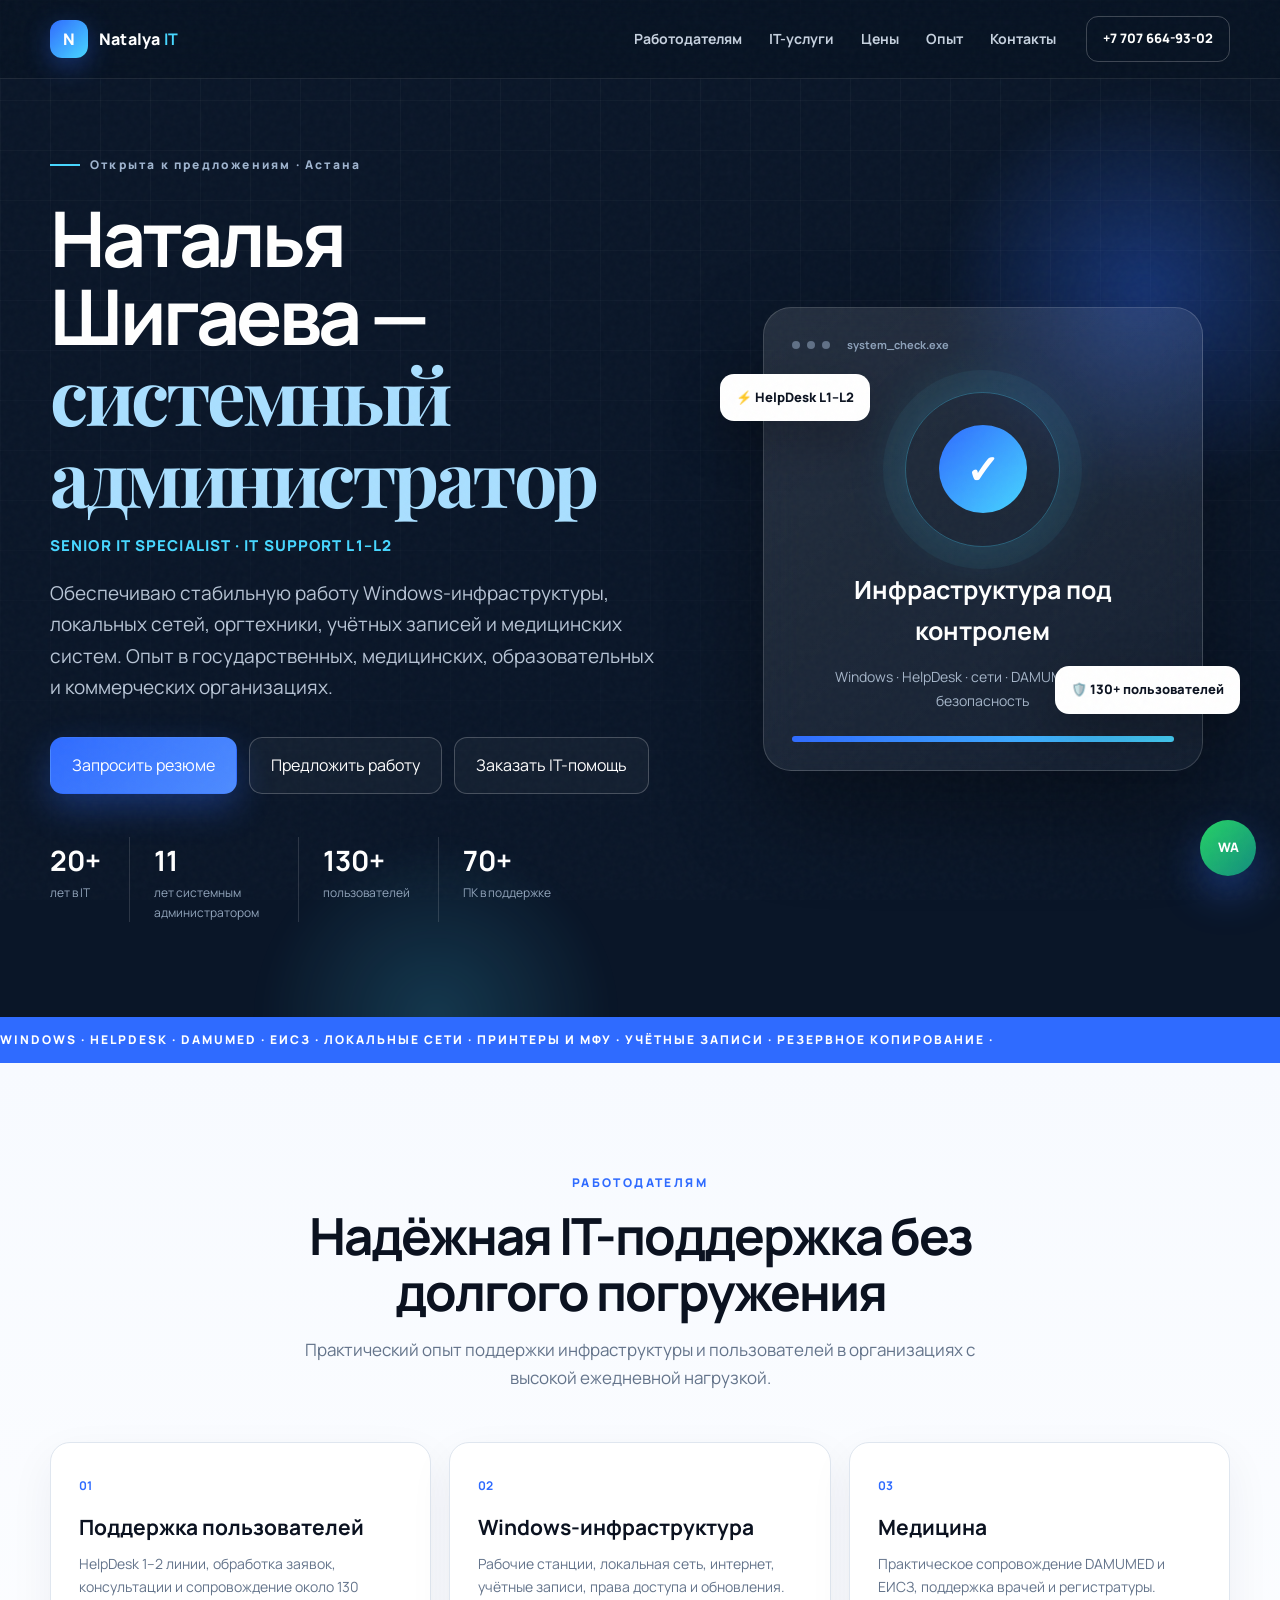
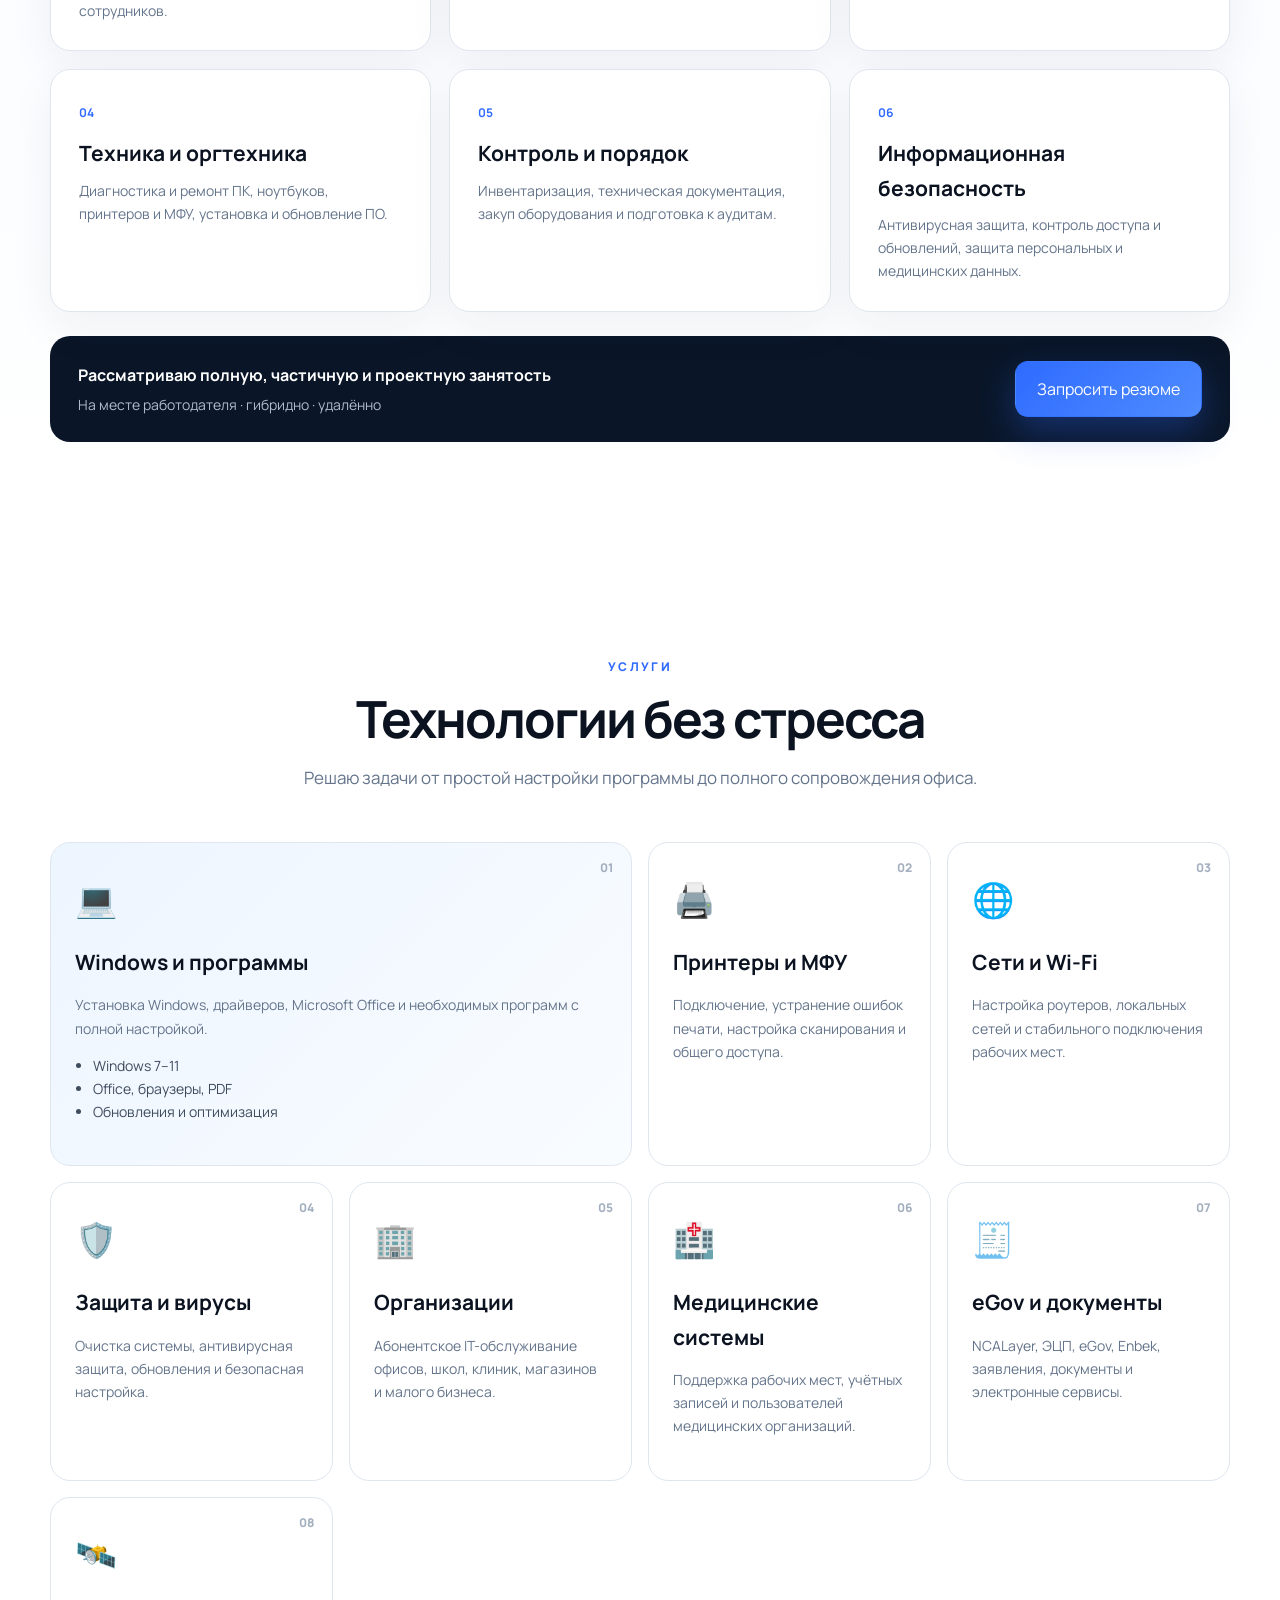
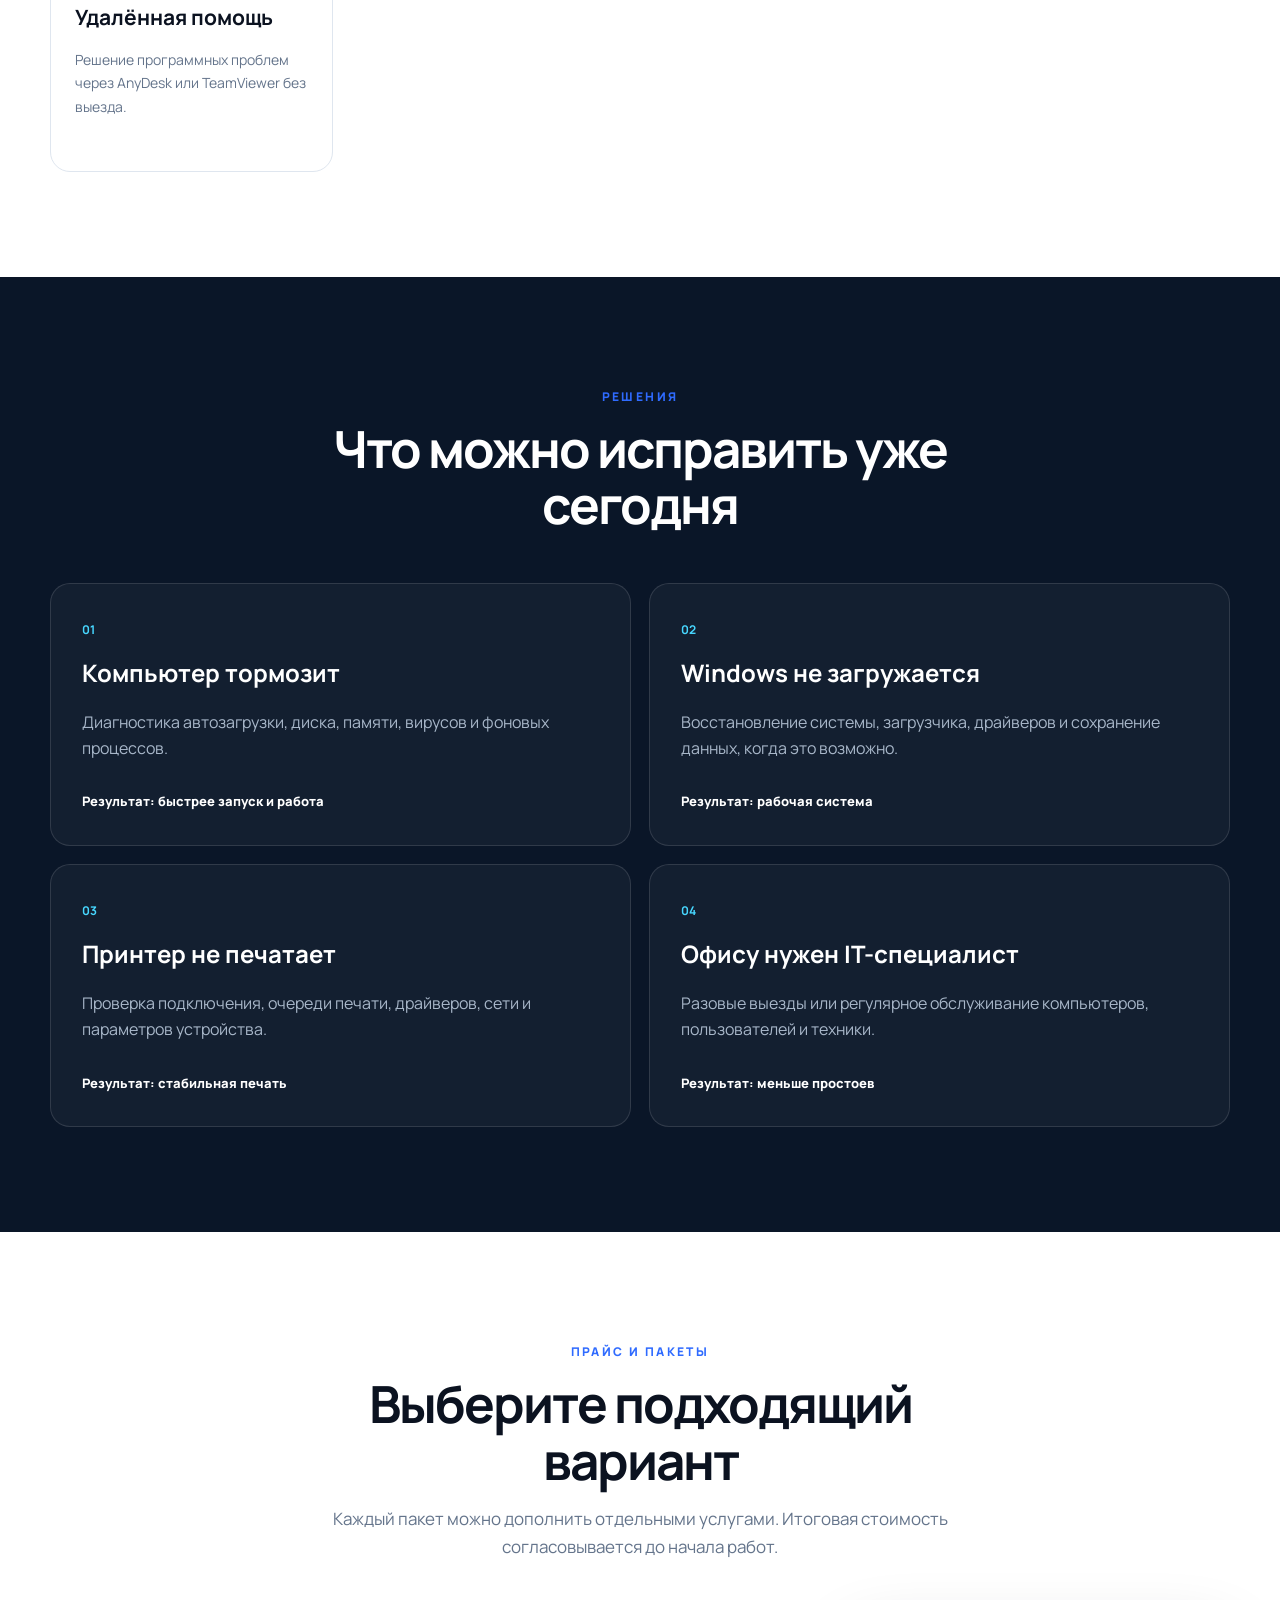
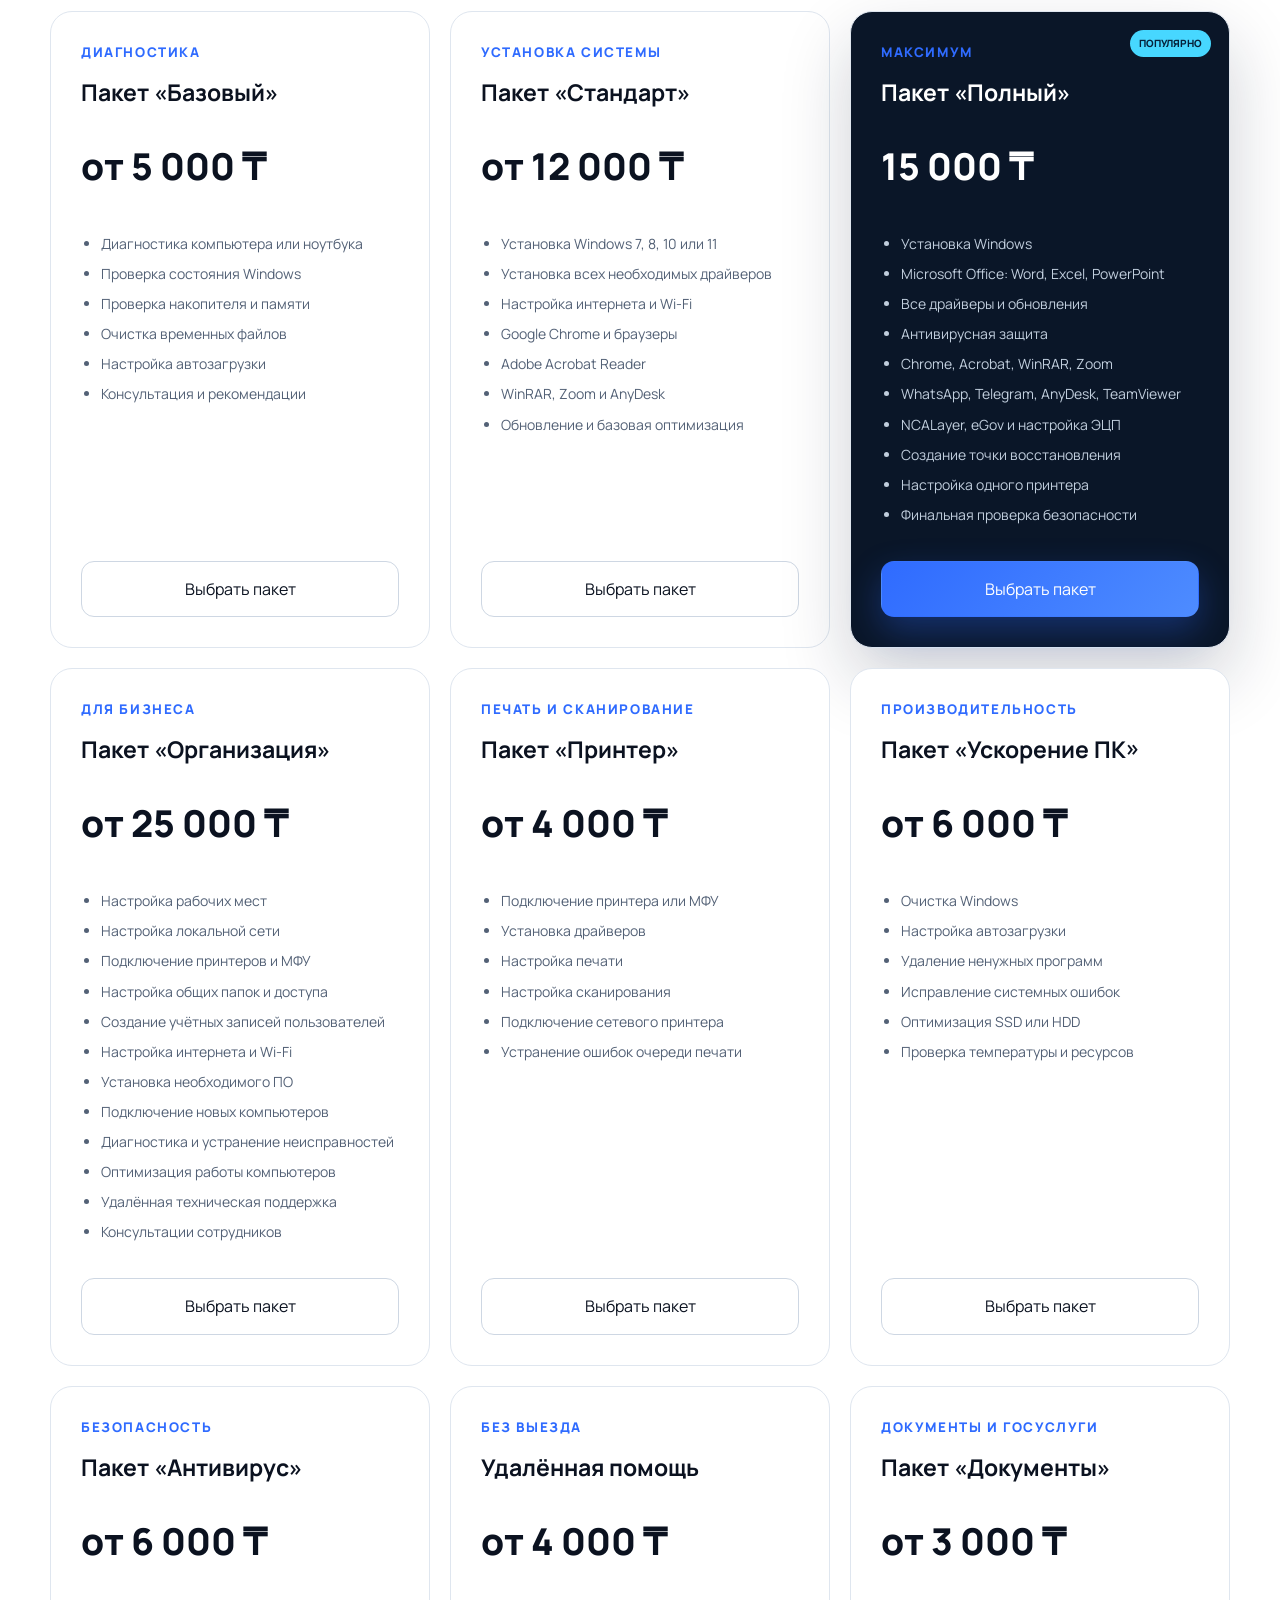
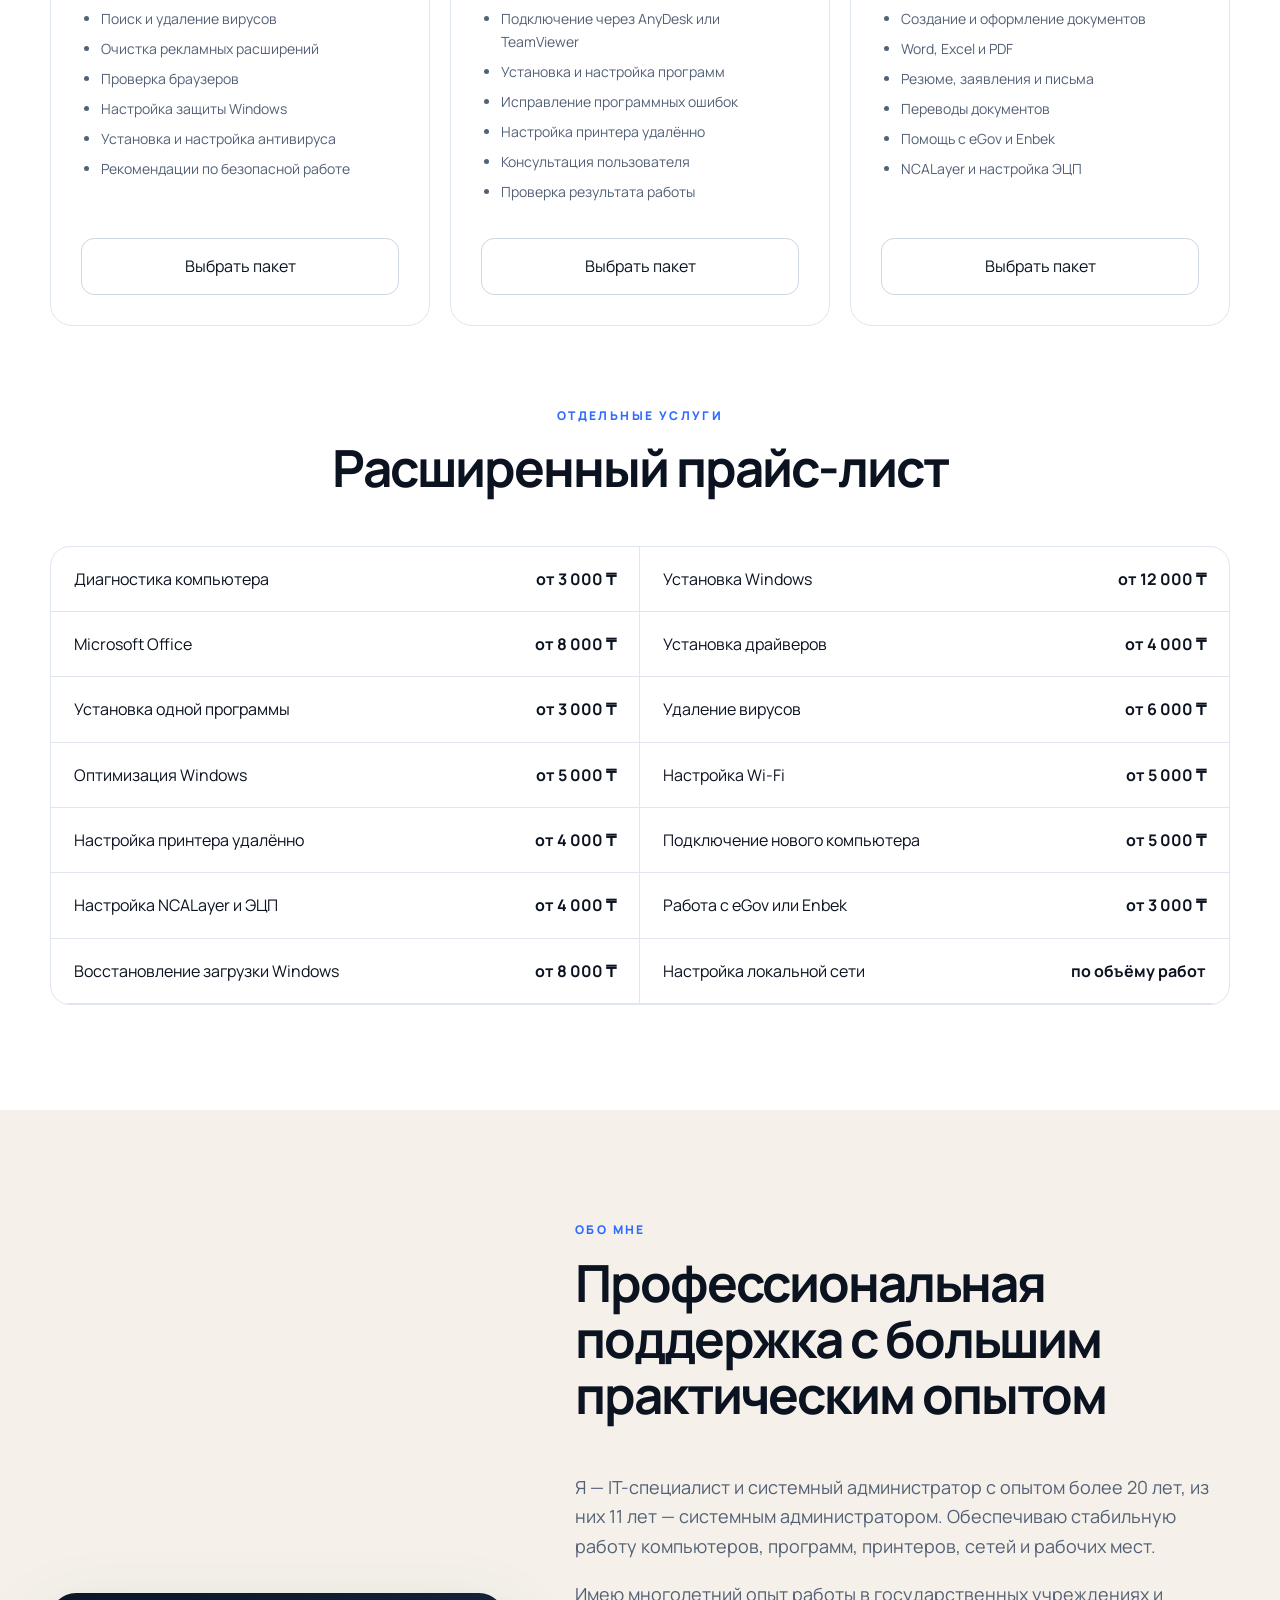
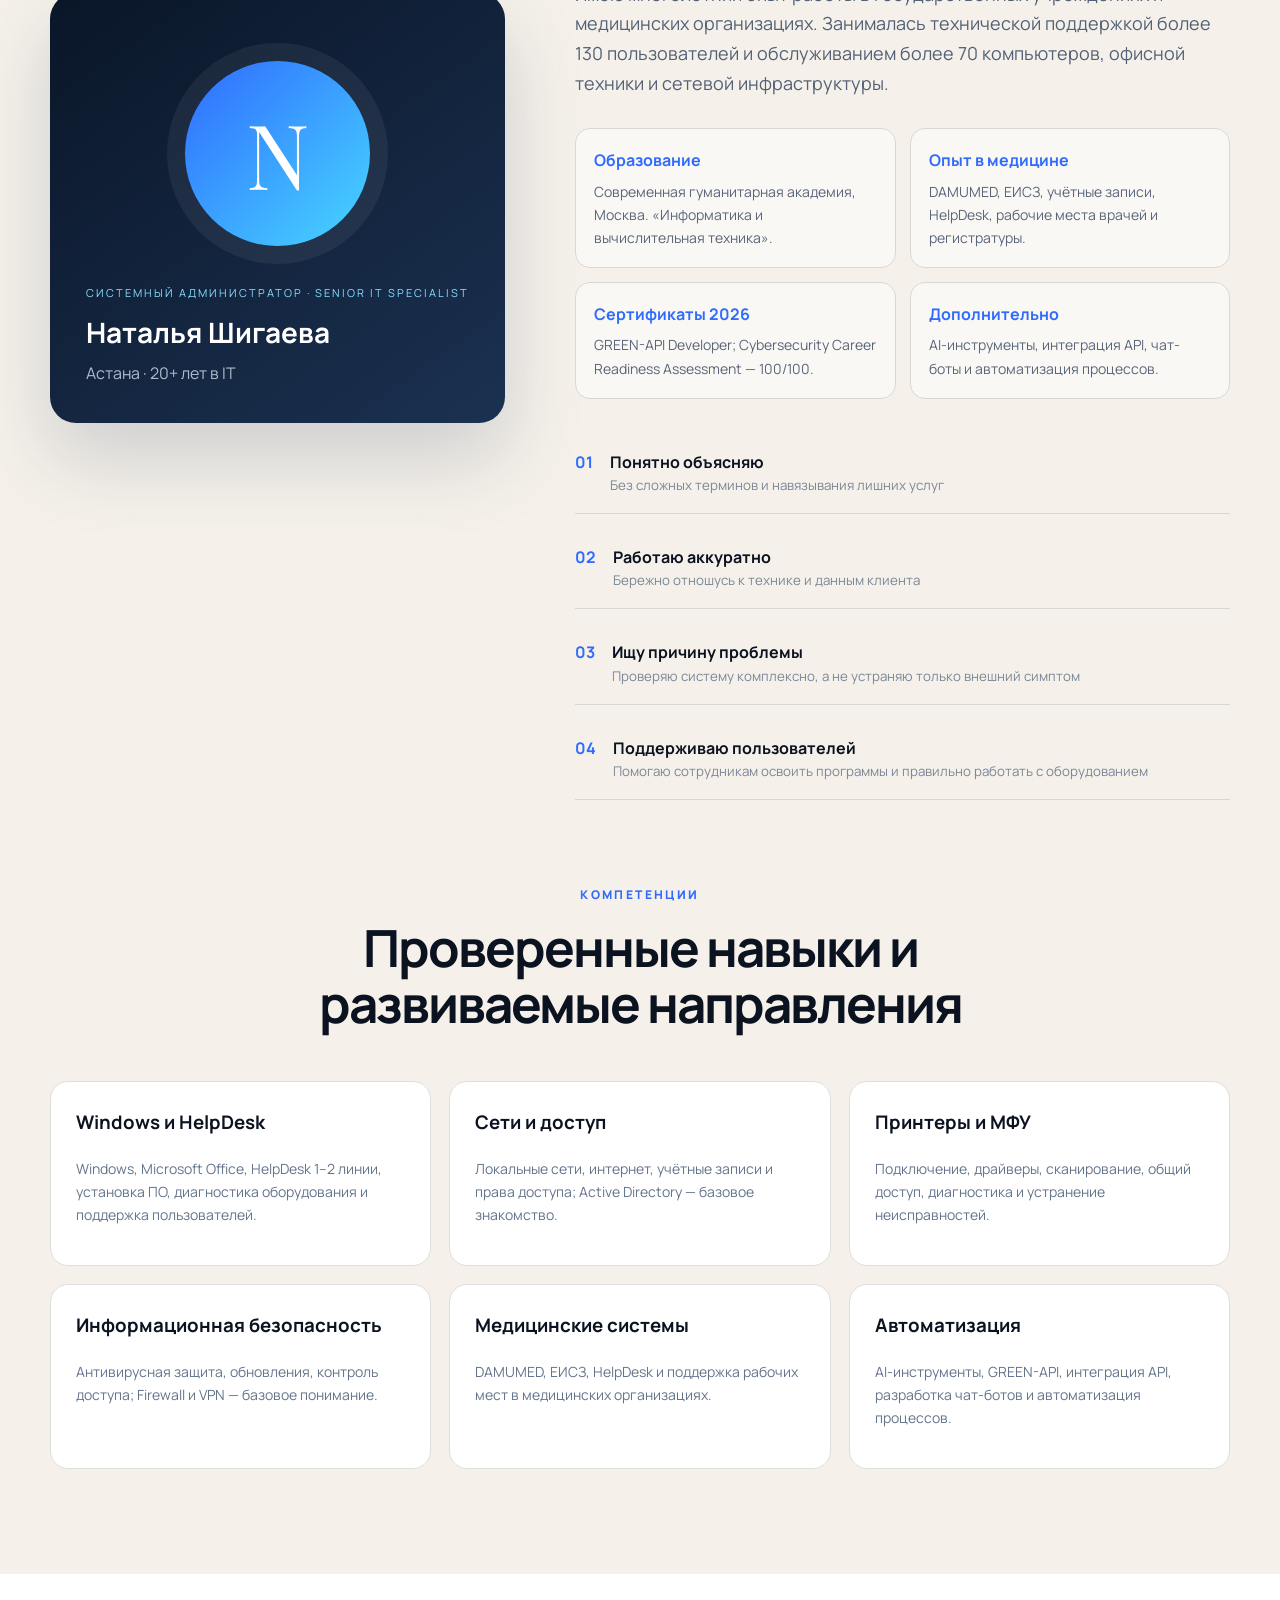
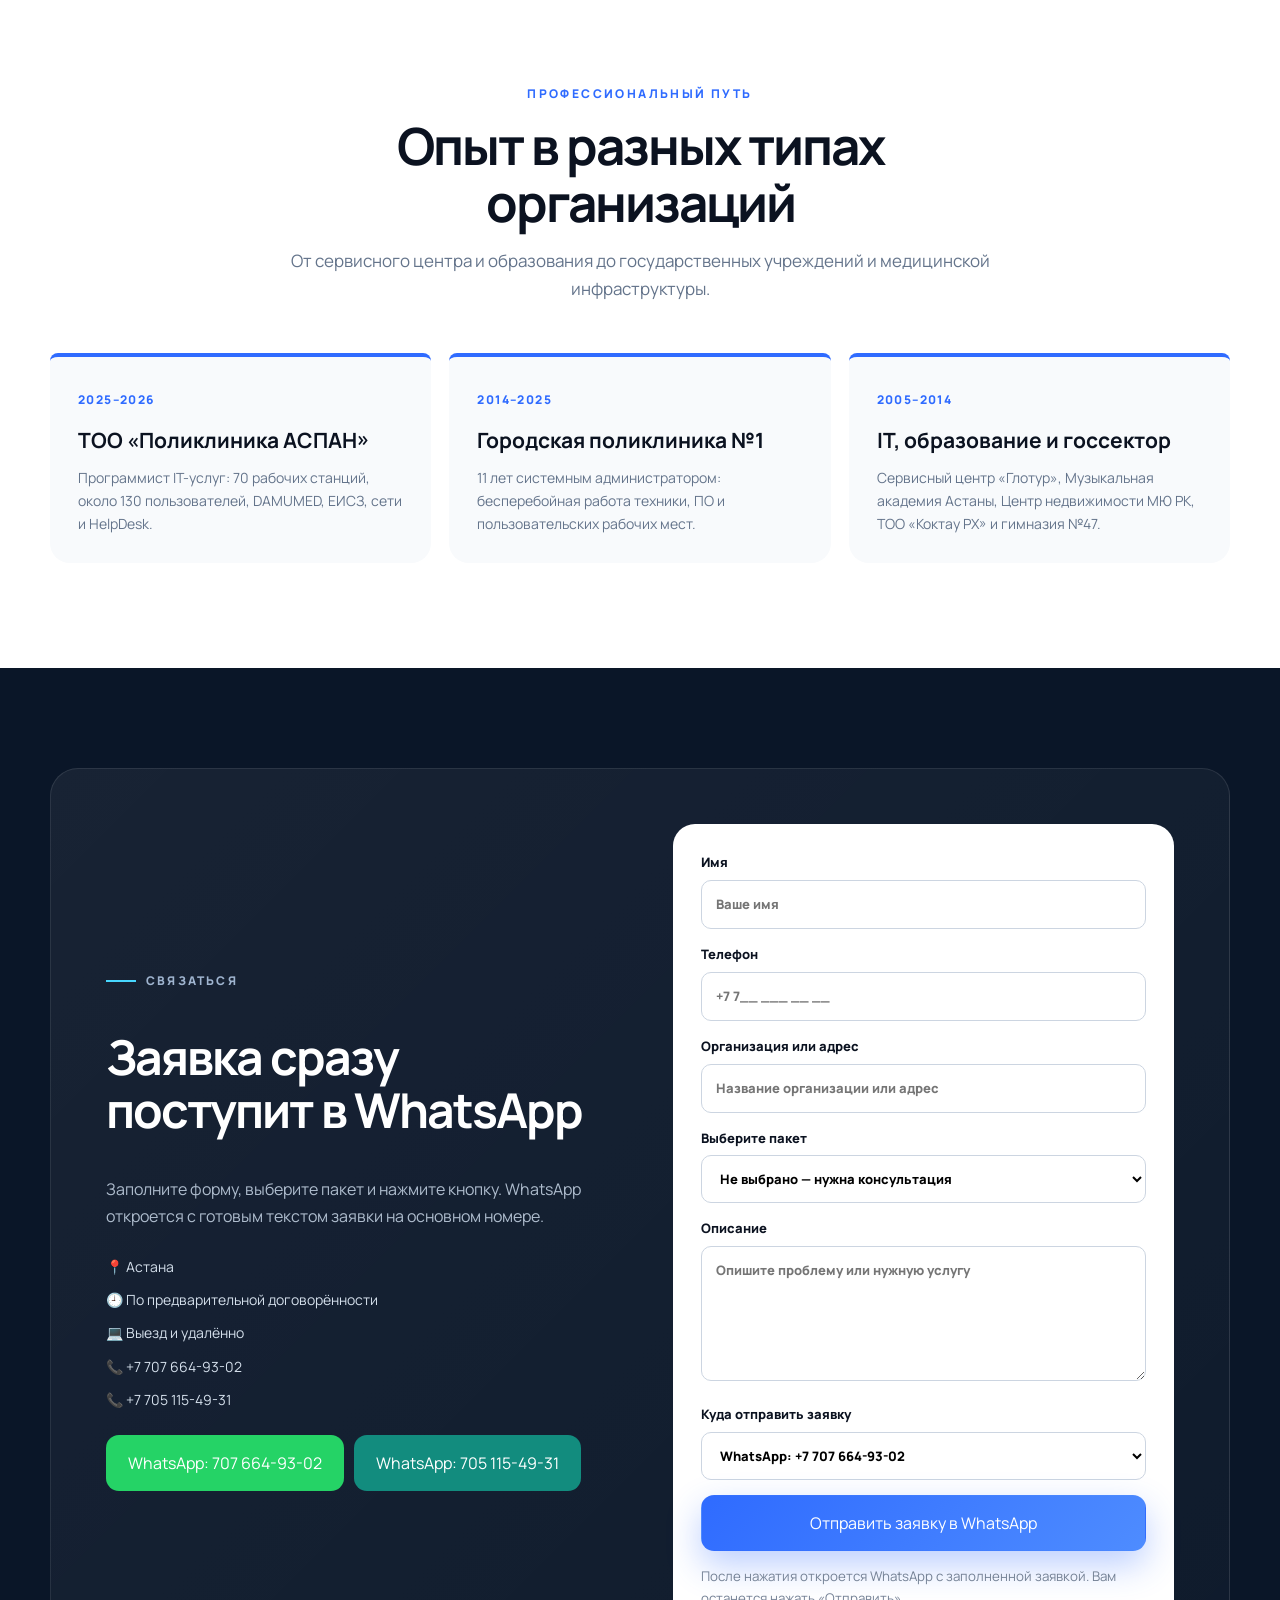
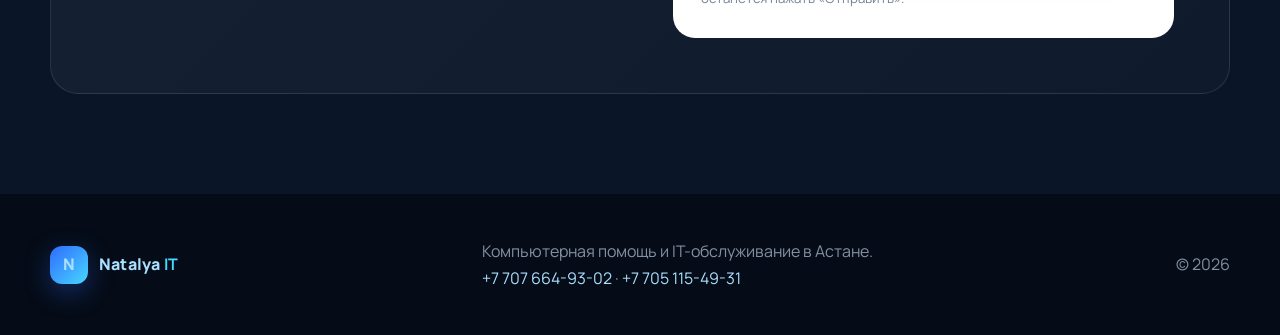
<file: index.html>
<!DOCTYPE html>
<html lang="ru">
<head>
  <meta charset="UTF-8">
  <meta name="viewport" content="width=device-width, initial-scale=1.0">
  <meta name="description" content="Наталья Шигаева — системный администратор и Senior IT Specialist в Астане. 20+ лет в IT, поддержка Windows-инфраструктуры, сетей, DAMUMED, ЕИСЗ и пользователей.">
  <title>Наталья Шигаева — системный администратор в Астане</title>
  <link rel="preconnect" href="https://fonts.googleapis.com">
  <link rel="preconnect" href="https://fonts.gstatic.com" crossorigin>
  <link href="https://fonts.googleapis.com/css2?family=Manrope:wght@400;500;600;700;800&family=Playfair+Display:wght@700&display=swap" rel="stylesheet">
  <link rel="stylesheet" href="styles.css">
</head>
<body>
  <div class="noise"></div>
  <header class="topbar">
    <div class="container nav-wrap">
      <a class="brand" href="#top"><span class="brand-mark">N</span><span>Natalya <b>IT</b></span></a>
      <button class="menu" aria-label="Открыть меню">☰</button>
      <nav class="nav">
        <a href="#employers">Работодателям</a><a href="#services">IT-услуги</a><a href="#prices">Цены</a><a href="#about">Опыт</a><a href="#contact">Контакты</a>
      </nav>
      <a class="mini-cta" href="tel:+77076649302">+7 707 664-93-02</a>
    </div>
  </header>

  <main id="top">
    <section class="hero section-dark">
      <div class="orb orb-a"></div><div class="orb orb-b"></div>
      <div class="container hero-grid">
        <div class="hero-copy reveal">
          <div class="eyebrow"><span></span> Открыта к предложениям · Астана</div>
          <h1>Наталья Шигаева — <em>системный администратор</em></h1>
          <p class="hero-role">Senior IT Specialist · IT Support L1–L2</p>
          <p>Обеспечиваю стабильную работу Windows-инфраструктуры, локальных сетей, оргтехники, учётных записей и медицинских систем. Опыт в государственных, медицинских, образовательных и коммерческих организациях.</p>
          <div class="hero-actions">
            <a class="btn btn-primary" href="https://wa.me/77076649302?text=Здравствуйте,%20Наталья!%20Пришлите,%20пожалуйста,%20ваше%20резюме." target="_blank" rel="noopener">Запросить резюме</a>
            <a class="btn btn-ghost" href="https://wa.me/77076649302?text=Здравствуйте,%20Наталья!%20Хочу%20обсудить%20с%20вами%20вакансию." target="_blank" rel="noopener">Предложить работу</a>
            <a class="btn btn-ghost" href="#services">Заказать IT-помощь</a>
          </div>
          <div class="trust-row">
            <div><strong>20+</strong><span>лет в IT</span></div>
            <div><strong>11</strong><span>лет системным администратором</span></div>
            <div><strong>130+</strong><span>пользователей</span></div>
            <div><strong>70+</strong><span>ПК в поддержке</span></div>
          </div>
        </div>
        <div class="visual reveal delay-1">
          <div class="device-card glass">
            <div class="device-top"><span></span><span></span><span></span><b>system_check.exe</b></div>
            <div class="pulse-ring"><div class="pulse-core">✓</div></div>
            <h3>Инфраструктура под контролем</h3>
            <p>Windows · HelpDesk · сети · DAMUMED · ЕИСЗ · безопасность</p>
            <div class="progress"><i></i></div>
          </div>
          <div class="float-card card-one">⚡ HelpDesk L1–L2</div>
          <div class="float-card card-two">🛡️ 130+ пользователей</div>
        </div>
      </div>
    </section>

    <section class="marquee"><div>WINDOWS · HELPDESK · DAMUMED · ЕИСЗ · ЛОКАЛЬНЫЕ СЕТИ · ПРИНТЕРЫ И МФУ · УЧЁТНЫЕ ЗАПИСИ · РЕЗЕРВНОЕ КОПИРОВАНИЕ ·</div></section>

    <section id="employers" class="section employer-section">
      <div class="container">
        <div class="heading reveal"><span>РАБОТОДАТЕЛЯМ</span><h2>Надёжная IT-поддержка без долгого погружения</h2><p>Практический опыт поддержки инфраструктуры и пользователей в организациях с высокой ежедневной нагрузкой.</p></div>
        <div class="value-grid">
          <article class="value-card reveal"><b>01</b><h3>Поддержка пользователей</h3><p>HelpDesk 1–2 линии, обработка заявок, консультации и сопровождение около 130 сотрудников.</p></article>
          <article class="value-card reveal"><b>02</b><h3>Windows-инфраструктура</h3><p>Рабочие станции, локальная сеть, интернет, учётные записи, права доступа и обновления.</p></article>
          <article class="value-card reveal"><b>03</b><h3>Медицина</h3><p>Практическое сопровождение DAMUMED и ЕИСЗ, поддержка врачей и регистратуры.</p></article>
          <article class="value-card reveal"><b>04</b><h3>Техника и оргтехника</h3><p>Диагностика и ремонт ПК, ноутбуков, принтеров и МФУ, установка и обновление ПО.</p></article>
          <article class="value-card reveal"><b>05</b><h3>Контроль и порядок</h3><p>Инвентаризация, техническая документация, закуп оборудования и подготовка к аудитам.</p></article>
          <article class="value-card reveal"><b>06</b><h3>Информационная безопасность</h3><p>Антивирусная защита, контроль доступа и обновлений, защита персональных и медицинских данных.</p></article>
        </div>
        <div class="employer-cta reveal"><div><strong>Рассматриваю полную, частичную и проектную занятость</strong><span>На месте работодателя · гибридно · удалённо</span></div><a class="btn btn-primary" href="https://wa.me/77076649302?text=Здравствуйте,%20Наталья!%20Пришлите,%20пожалуйста,%20ваше%20резюме." target="_blank" rel="noopener">Запросить резюме</a></div>
      </div>
    </section>

    <section id="services" class="section light">
      <div class="container">
        <div class="heading reveal"><span>УСЛУГИ</span><h2>Технологии без стресса</h2><p>Решаю задачи от простой настройки программы до полного сопровождения офиса.</p></div>
        <div class="service-grid">
          <article class="service feature reveal"><div class="num">01</div><div class="service-icon">💻</div><h3>Windows и программы</h3><p>Установка Windows, драйверов, Microsoft Office и необходимых программ с полной настройкой.</p><ul><li>Windows 7–11</li><li>Office, браузеры, PDF</li><li>Обновления и оптимизация</li></ul></article>
          <article class="service reveal"><div class="num">02</div><div class="service-icon">🖨️</div><h3>Принтеры и МФУ</h3><p>Подключение, устранение ошибок печати, настройка сканирования и общего доступа.</p></article>
          <article class="service reveal"><div class="num">03</div><div class="service-icon">🌐</div><h3>Сети и Wi‑Fi</h3><p>Настройка роутеров, локальных сетей и стабильного подключения рабочих мест.</p></article>
          <article class="service reveal"><div class="num">04</div><div class="service-icon">🛡️</div><h3>Защита и вирусы</h3><p>Очистка системы, антивирусная защита, обновления и безопасная настройка.</p></article>
          <article class="service reveal"><div class="num">05</div><div class="service-icon">🏢</div><h3>Организации</h3><p>Абонентское IT-обслуживание офисов, школ, клиник, магазинов и малого бизнеса.</p></article>
          <article class="service reveal"><div class="num">06</div><div class="service-icon">🏥</div><h3>Медицинские системы</h3><p>Поддержка рабочих мест, учётных записей и пользователей медицинских организаций.</p></article>
          <article class="service reveal"><div class="num">07</div><div class="service-icon">🧾</div><h3>eGov и документы</h3><p>NCALayer, ЭЦП, eGov, Enbek, заявления, документы и электронные сервисы.</p></article>
          <article class="service reveal"><div class="num">08</div><div class="service-icon">🛰️</div><h3>Удалённая помощь</h3><p>Решение программных проблем через AnyDesk или TeamViewer без выезда.</p></article>
        </div>
      </div>
    </section>

    <section id="cases" class="section section-dark cases">
      <div class="container">
        <div class="heading inverse reveal"><span>РЕШЕНИЯ</span><h2>Что можно исправить уже сегодня</h2></div>
        <div class="case-grid">
          <div class="case reveal"><b>01</b><h3>Компьютер тормозит</h3><p>Диагностика автозагрузки, диска, памяти, вирусов и фоновых процессов.</p><span>Результат: быстрее запуск и работа</span></div>
          <div class="case reveal"><b>02</b><h3>Windows не загружается</h3><p>Восстановление системы, загрузчика, драйверов и сохранение данных, когда это возможно.</p><span>Результат: рабочая система</span></div>
          <div class="case reveal"><b>03</b><h3>Принтер не печатает</h3><p>Проверка подключения, очереди печати, драйверов, сети и параметров устройства.</p><span>Результат: стабильная печать</span></div>
          <div class="case reveal"><b>04</b><h3>Офису нужен IT-специалист</h3><p>Разовые выезды или регулярное обслуживание компьютеров, пользователей и техники.</p><span>Результат: меньше простоев</span></div>
        </div>
      </div>
    </section>

    <section id="prices" class="section light">
      <div class="container">
        <div class="heading reveal"><span>ПРАЙС И ПАКЕТЫ</span><h2>Выберите подходящий вариант</h2><p>Каждый пакет можно дополнить отдельными услугами. Итоговая стоимость согласовывается до начала работ.</p></div>
        <div class="package-grid">
          <article class="package-card reveal"><small>ДИАГНОСТИКА</small><h3>Пакет «Базовый»</h3><div class="price">от 5 000 ₸</div><ul><li>Диагностика компьютера или ноутбука</li><li>Проверка состояния Windows</li><li>Проверка накопителя и памяти</li><li>Очистка временных файлов</li><li>Настройка автозагрузки</li><li>Консультация и рекомендации</li></ul><button class="btn btn-outline package-order" data-package="Пакет Базовый — от 5 000 ₸">Выбрать пакет</button></article>
          <article class="package-card reveal"><small>УСТАНОВКА СИСТЕМЫ</small><h3>Пакет «Стандарт»</h3><div class="price">от 12 000 ₸</div><ul><li>Установка Windows 7, 8, 10 или 11</li><li>Установка всех необходимых драйверов</li><li>Настройка интернета и Wi‑Fi</li><li>Google Chrome и браузеры</li><li>Adobe Acrobat Reader</li><li>WinRAR, Zoom и AnyDesk</li><li>Обновление и базовая оптимизация</li></ul><button class="btn btn-outline package-order" data-package="Пакет Стандарт — от 12 000 ₸">Выбрать пакет</button></article>
          <article class="package-card featured reveal"><div class="tag">ПОПУЛЯРНО</div><small>МАКСИМУМ</small><h3>Пакет «Полный»</h3><div class="price">15 000 ₸</div><ul><li>Установка Windows</li><li>Microsoft Office: Word, Excel, PowerPoint</li><li>Все драйверы и обновления</li><li>Антивирусная защита</li><li>Chrome, Acrobat, WinRAR, Zoom</li><li>WhatsApp, Telegram, AnyDesk, TeamViewer</li><li>NCALayer, eGov и настройка ЭЦП</li><li>Создание точки восстановления</li><li>Настройка одного принтера</li><li>Финальная проверка безопасности</li></ul><button class="btn btn-primary package-order" data-package="Пакет Полный — 15 000 ₸">Выбрать пакет</button></article>
          <article class="package-card reveal"><small>ДЛЯ БИЗНЕСА</small><h3>Пакет «Организация»</h3><div class="price">от 25 000 ₸</div><ul><li>Настройка рабочих мест</li><li>Настройка локальной сети</li><li>Подключение принтеров и МФУ</li><li>Настройка общих папок и доступа</li><li>Создание учётных записей пользователей</li><li>Настройка интернета и Wi‑Fi</li><li>Установка необходимого ПО</li><li>Подключение новых компьютеров</li><li>Диагностика и устранение неисправностей</li><li>Оптимизация работы компьютеров</li><li>Удалённая техническая поддержка</li><li>Консультации сотрудников</li></ul><button class="btn btn-outline package-order" data-package="Пакет Организация — от 25 000 ₸">Выбрать пакет</button></article>
          <article class="package-card reveal"><small>ПЕЧАТЬ И СКАНИРОВАНИЕ</small><h3>Пакет «Принтер»</h3><div class="price">от 4 000 ₸</div><ul><li>Подключение принтера или МФУ</li><li>Установка драйверов</li><li>Настройка печати</li><li>Настройка сканирования</li><li>Подключение сетевого принтера</li><li>Устранение ошибок очереди печати</li></ul><button class="btn btn-outline package-order" data-package="Пакет Принтер — от 4 000 ₸">Выбрать пакет</button></article>
          <article class="package-card reveal"><small>ПРОИЗВОДИТЕЛЬНОСТЬ</small><h3>Пакет «Ускорение ПК»</h3><div class="price">от 6 000 ₸</div><ul><li>Очистка Windows</li><li>Настройка автозагрузки</li><li>Удаление ненужных программ</li><li>Исправление системных ошибок</li><li>Оптимизация SSD или HDD</li><li>Проверка температуры и ресурсов</li></ul><button class="btn btn-outline package-order" data-package="Пакет Ускорение ПК — от 6 000 ₸">Выбрать пакет</button></article>
          <article class="package-card reveal"><small>БЕЗОПАСНОСТЬ</small><h3>Пакет «Антивирус»</h3><div class="price">от 6 000 ₸</div><ul><li>Поиск и удаление вирусов</li><li>Очистка рекламных расширений</li><li>Проверка браузеров</li><li>Настройка защиты Windows</li><li>Установка и настройка антивируса</li><li>Рекомендации по безопасной работе</li></ul><button class="btn btn-outline package-order" data-package="Пакет Антивирус — от 6 000 ₸">Выбрать пакет</button></article>
          <article class="package-card reveal"><small>БЕЗ ВЫЕЗДА</small><h3>Удалённая помощь</h3><div class="price">от 4 000 ₸</div><ul><li>Подключение через AnyDesk или TeamViewer</li><li>Установка и настройка программ</li><li>Исправление программных ошибок</li><li>Настройка принтера удалённо</li><li>Консультация пользователя</li><li>Проверка результата работы</li></ul><button class="btn btn-outline package-order" data-package="Удалённая помощь — от 4 000 ₸">Выбрать пакет</button></article>
          <article class="package-card reveal"><small>ДОКУМЕНТЫ И ГОСУСЛУГИ</small><h3>Пакет «Документы»</h3><div class="price">от 3 000 ₸</div><ul><li>Создание и оформление документов</li><li>Word, Excel и PDF</li><li>Резюме, заявления и письма</li><li>Переводы документов</li><li>Помощь с eGov и Enbek</li><li>NCALayer и настройка ЭЦП</li></ul><button class="btn btn-outline package-order" data-package="Пакет Документы — от 3 000 ₸">Выбрать пакет</button></article>
        </div>
        <div class="heading subheading reveal"><span>ОТДЕЛЬНЫЕ УСЛУГИ</span><h2>Расширенный прайс-лист</h2></div>
        <div class="price-list reveal">
          <div><span>Диагностика компьютера</span><b>от 3 000 ₸</b></div><div><span>Установка Windows</span><b>от 12 000 ₸</b></div><div><span>Microsoft Office</span><b>от 8 000 ₸</b></div><div><span>Установка драйверов</span><b>от 4 000 ₸</b></div><div><span>Установка одной программы</span><b>от 3 000 ₸</b></div><div><span>Удаление вирусов</span><b>от 6 000 ₸</b></div><div><span>Оптимизация Windows</span><b>от 5 000 ₸</b></div><div><span>Настройка Wi‑Fi</span><b>от 5 000 ₸</b></div><div><span>Настройка принтера удалённо</span><b>от 4 000 ₸</b></div><div><span>Подключение нового компьютера</span><b>от 5 000 ₸</b></div><div><span>Настройка NCALayer и ЭЦП</span><b>от 4 000 ₸</b></div><div><span>Работа с eGov или Enbek</span><b>от 3 000 ₸</b></div><div><span>Восстановление загрузки Windows</span><b>от 8 000 ₸</b></div><div><span>Настройка локальной сети</span><b>по объёму работ</b></div>
        </div>
      </div>
    </section>

    <section id="about" class="section soft">
      <div class="container about-grid">
        <div class="portrait-card reveal"><div class="portrait-monogram">N</div><div><span>СИСТЕМНЫЙ АДМИНИСТРАТОР · SENIOR IT SPECIALIST</span><h3>Наталья Шигаева</h3><p>Астана · 20+ лет в IT</p></div></div>
        <div class="about-copy reveal"><div class="heading left"><span>ОБО МНЕ</span><h2>Профессиональная поддержка с большим практическим опытом</h2></div>
          <p>Я — IT-специалист и системный администратор с опытом более 20 лет, из них 11 лет — системным администратором. Обеспечиваю стабильную работу компьютеров, программ, принтеров, сетей и рабочих мест.</p>
          <p>Имею многолетний опыт работы в государственных учреждениях и медицинских организациях. Занималась технической поддержкой более 130 пользователей и обслуживанием более 70 компьютеров, офисной техники и сетевой инфраструктуры.</p>
          <div class="profile-facts"><div><strong>Образование</strong><span>Современная гуманитарная академия, Москва. «Информатика и вычислительная техника».</span></div><div><strong>Опыт в медицине</strong><span>DAMUMED, ЕИСЗ, учётные записи, HelpDesk, рабочие места врачей и регистратуры.</span></div><div><strong>Сертификаты 2026</strong><span>GREEN-API Developer; Cybersecurity Career Readiness Assessment — 100/100.</span></div><div><strong>Дополнительно</strong><span>AI-инструменты, интеграция API, чат-боты и автоматизация процессов.</span></div></div>
          <div class="qualities"><div><b>01</b><span><strong>Понятно объясняю</strong><small>Без сложных терминов и навязывания лишних услуг</small></span></div><div><b>02</b><span><strong>Работаю аккуратно</strong><small>Бережно отношусь к технике и данным клиента</small></span></div><div><b>03</b><span><strong>Ищу причину проблемы</strong><small>Проверяю систему комплексно, а не устраняю только внешний симптом</small></span></div><div><b>04</b><span><strong>Поддерживаю пользователей</strong><small>Помогаю сотрудникам освоить программы и правильно работать с оборудованием</small></span></div></div>
        </div>
      </div>
      <div class="container expertise reveal"><div class="heading"><span>КОМПЕТЕНЦИИ</span><h2>Проверенные навыки и развиваемые направления</h2></div><div class="expertise-grid"><div><h3>Windows и HelpDesk</h3><p>Windows, Microsoft Office, HelpDesk 1–2 линии, установка ПО, диагностика оборудования и поддержка пользователей.</p></div><div><h3>Сети и доступ</h3><p>Локальные сети, интернет, учётные записи и права доступа; Active Directory — базовое знакомство.</p></div><div><h3>Принтеры и МФУ</h3><p>Подключение, драйверы, сканирование, общий доступ, диагностика и устранение неисправностей.</p></div><div><h3>Информационная безопасность</h3><p>Антивирусная защита, обновления, контроль доступа; Firewall и VPN — базовое понимание.</p></div><div><h3>Медицинские системы</h3><p>DAMUMED, ЕИСЗ, HelpDesk и поддержка рабочих мест в медицинских организациях.</p></div><div><h3>Автоматизация</h3><p>AI-инструменты, GREEN-API, интеграция API, разработка чат-ботов и автоматизация процессов.</p></div></div></div>
    </section>

    <section class="section career light">
      <div class="container"><div class="heading reveal"><span>ПРОФЕССИОНАЛЬНЫЙ ПУТЬ</span><h2>Опыт в разных типах организаций</h2><p>От сервисного центра и образования до государственных учреждений и медицинской инфраструктуры.</p></div>
        <div class="career-grid">
          <article class="career-card reveal"><span>2025–2026</span><h3>ТОО «Поликлиника АСПАН»</h3><p>Программист IT-услуг: 70 рабочих станций, около 130 пользователей, DAMUMED, ЕИСЗ, сети и HelpDesk.</p></article>
          <article class="career-card reveal"><span>2014–2025</span><h3>Городская поликлиника №1</h3><p>11 лет системным администратором: бесперебойная работа техники, ПО и пользовательских рабочих мест.</p></article>
          <article class="career-card reveal"><span>2005–2014</span><h3>IT, образование и госсектор</h3><p>Сервисный центр «Глотур», Музыкальная академия Астаны, Центр недвижимости МЮ РК, ТОО «Коктау РХ» и гимназия №47.</p></article>
        </div>
      </div>
    </section>

    <section id="contact" class="contact section-dark">
      <div class="container contact-shell reveal">
        <div><div class="eyebrow"><span></span> СВЯЗАТЬСЯ</div><h2>Заявка сразу поступит в WhatsApp</h2><p>Заполните форму, выберите пакет и нажмите кнопку. WhatsApp откроется с готовым текстом заявки на основном номере.</p><div class="contact-facts"><span>📍 Астана</span><span>🕘 По предварительной договорённости</span><span>💻 Выезд и удалённо</span><a href="tel:+77076649302">📞 +7 707 664-93-02</a><a href="tel:+77051154931">📞 +7 705 115-49-31</a></div><div class="whatsapp-buttons"><a class="btn whatsapp" href="https://wa.me/77076649302" target="_blank" rel="noopener">WhatsApp: 707 664-93-02</a><a class="btn whatsapp secondary-wa" href="https://wa.me/77051154931" target="_blank" rel="noopener">WhatsApp: 705 115-49-31</a></div></div>
        <form id="contactForm"><label>Имя<input id="name" required placeholder="Ваше имя"></label><label>Телефон<input id="phone" required placeholder="+7 7__ ___ __ __"></label><label>Организация или адрес<input id="address" placeholder="Название организации или адрес"></label><label>Выберите пакет<select id="service"><option>Не выбрано — нужна консультация</option><option>Пакет Базовый — от 5 000 ₸</option><option>Пакет Стандарт — от 12 000 ₸</option><option>Пакет Полный — 15 000 ₸</option><option>Пакет Организация — от 25 000 ₸</option><option>Пакет Принтер — от 4 000 ₸</option><option>Пакет Ускорение ПК — от 6 000 ₸</option><option>Пакет Антивирус — от 6 000 ₸</option><option>Удалённая помощь — от 4 000 ₸</option><option>Пакет Документы — от 3 000 ₸</option><option>Другая услуга</option></select></label><label>Описание<textarea id="message" required rows="5" placeholder="Опишите проблему или нужную услугу"></textarea></label><label class="number-choice">Куда отправить заявку<select id="whatsappNumber"><option value="77076649302">WhatsApp: +7 707 664-93-02</option><option value="77051154931">WhatsApp: +7 705 115-49-31</option></select></label><button class="btn btn-primary" type="submit">Отправить заявку в WhatsApp</button><small>После нажатия откроется WhatsApp с заполненной заявкой. Вам останется нажать «Отправить».</small></form>
      </div>
    </section>
  </main>

  <footer class="footer"><div class="container footer-row"><a class="brand" href="#top"><span class="brand-mark">N</span><span>Natalya <b>IT</b></span></a><p>Компьютерная помощь и IT-обслуживание в Астане.<br><a href="tel:+77076649302">+7 707 664-93-02</a> · <a href="tel:+77051154931">+7 705 115-49-31</a></p><span>© 2026</span></div></footer>
  <a class="floating-contact whatsapp-float" href="https://wa.me/77076649302?text=Здравствуйте!%20Мне%20нужна%20компьютерная%20помощь." target="_blank" rel="noopener" aria-label="Написать в WhatsApp">WA</a>
  <div class="toast" id="toast">Заявка скопирована</div>
  <script src="script.js"></script>
</body>
</html>
</file>
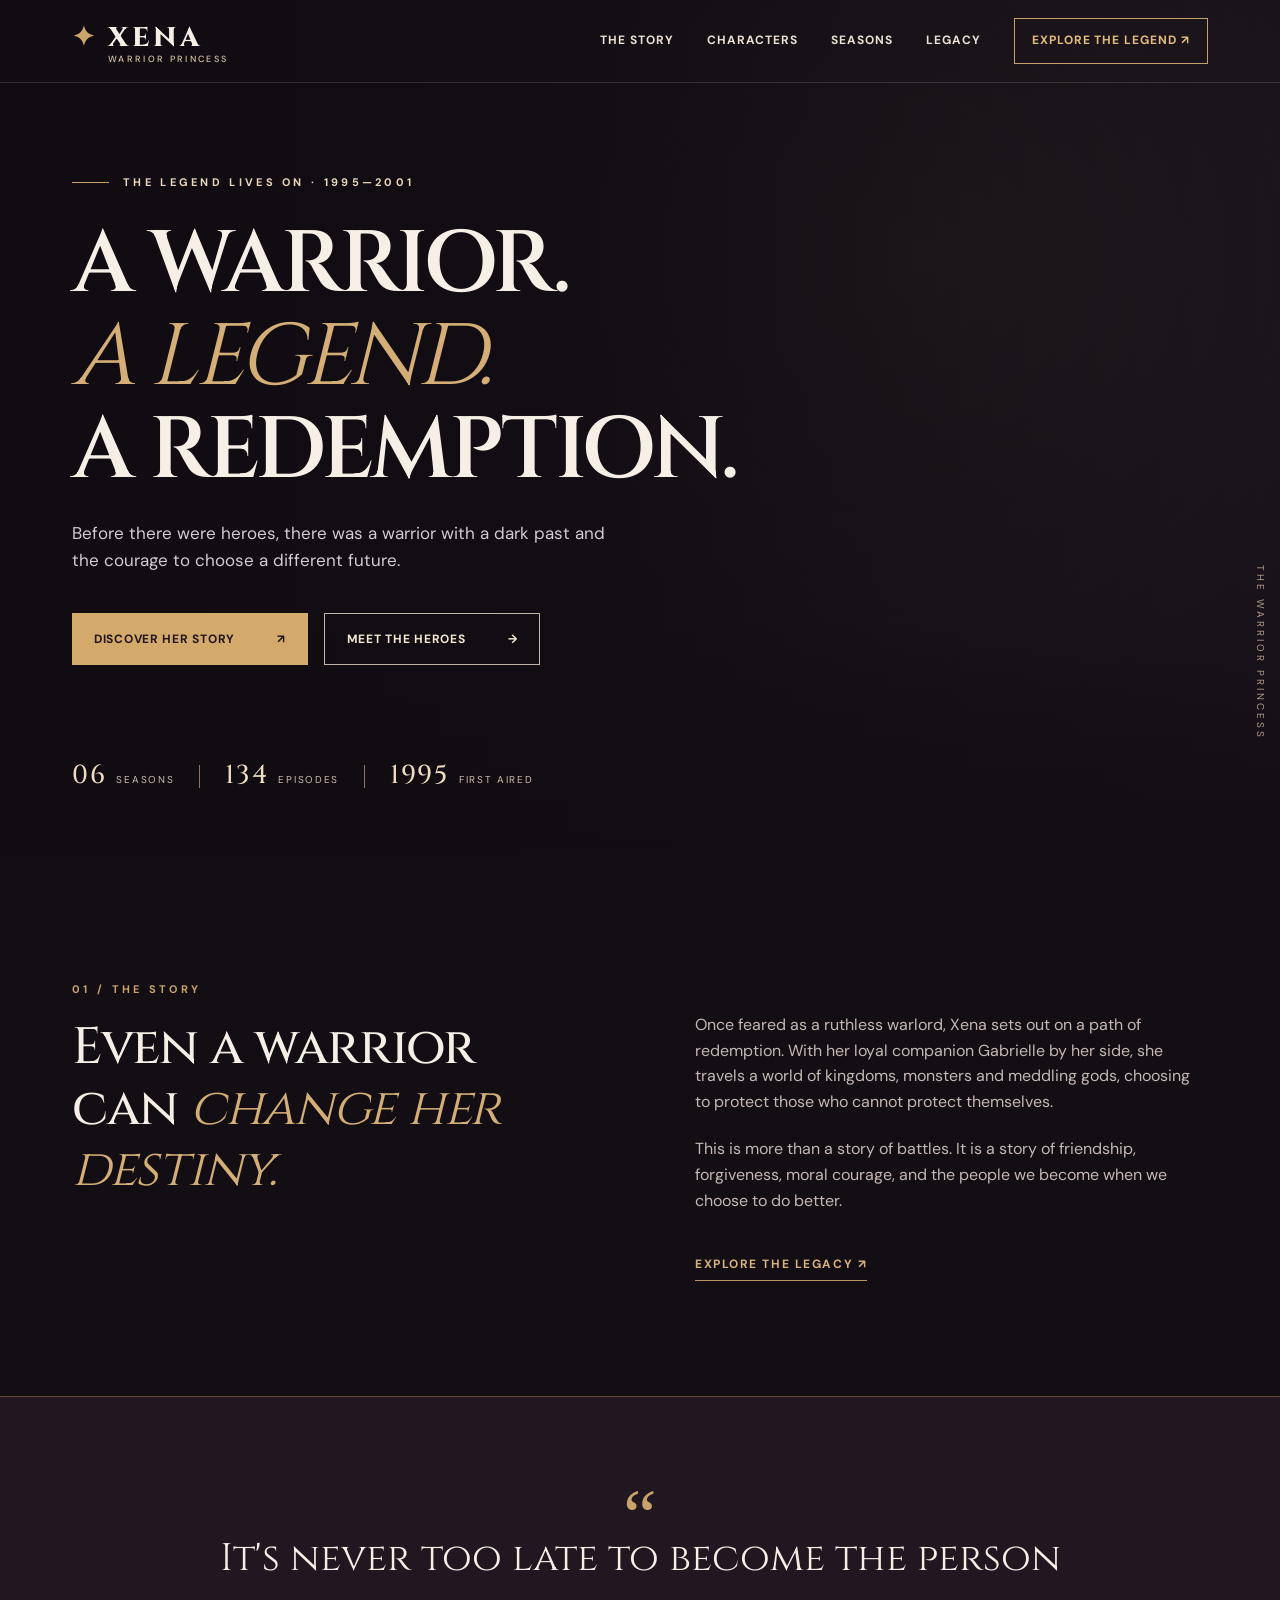
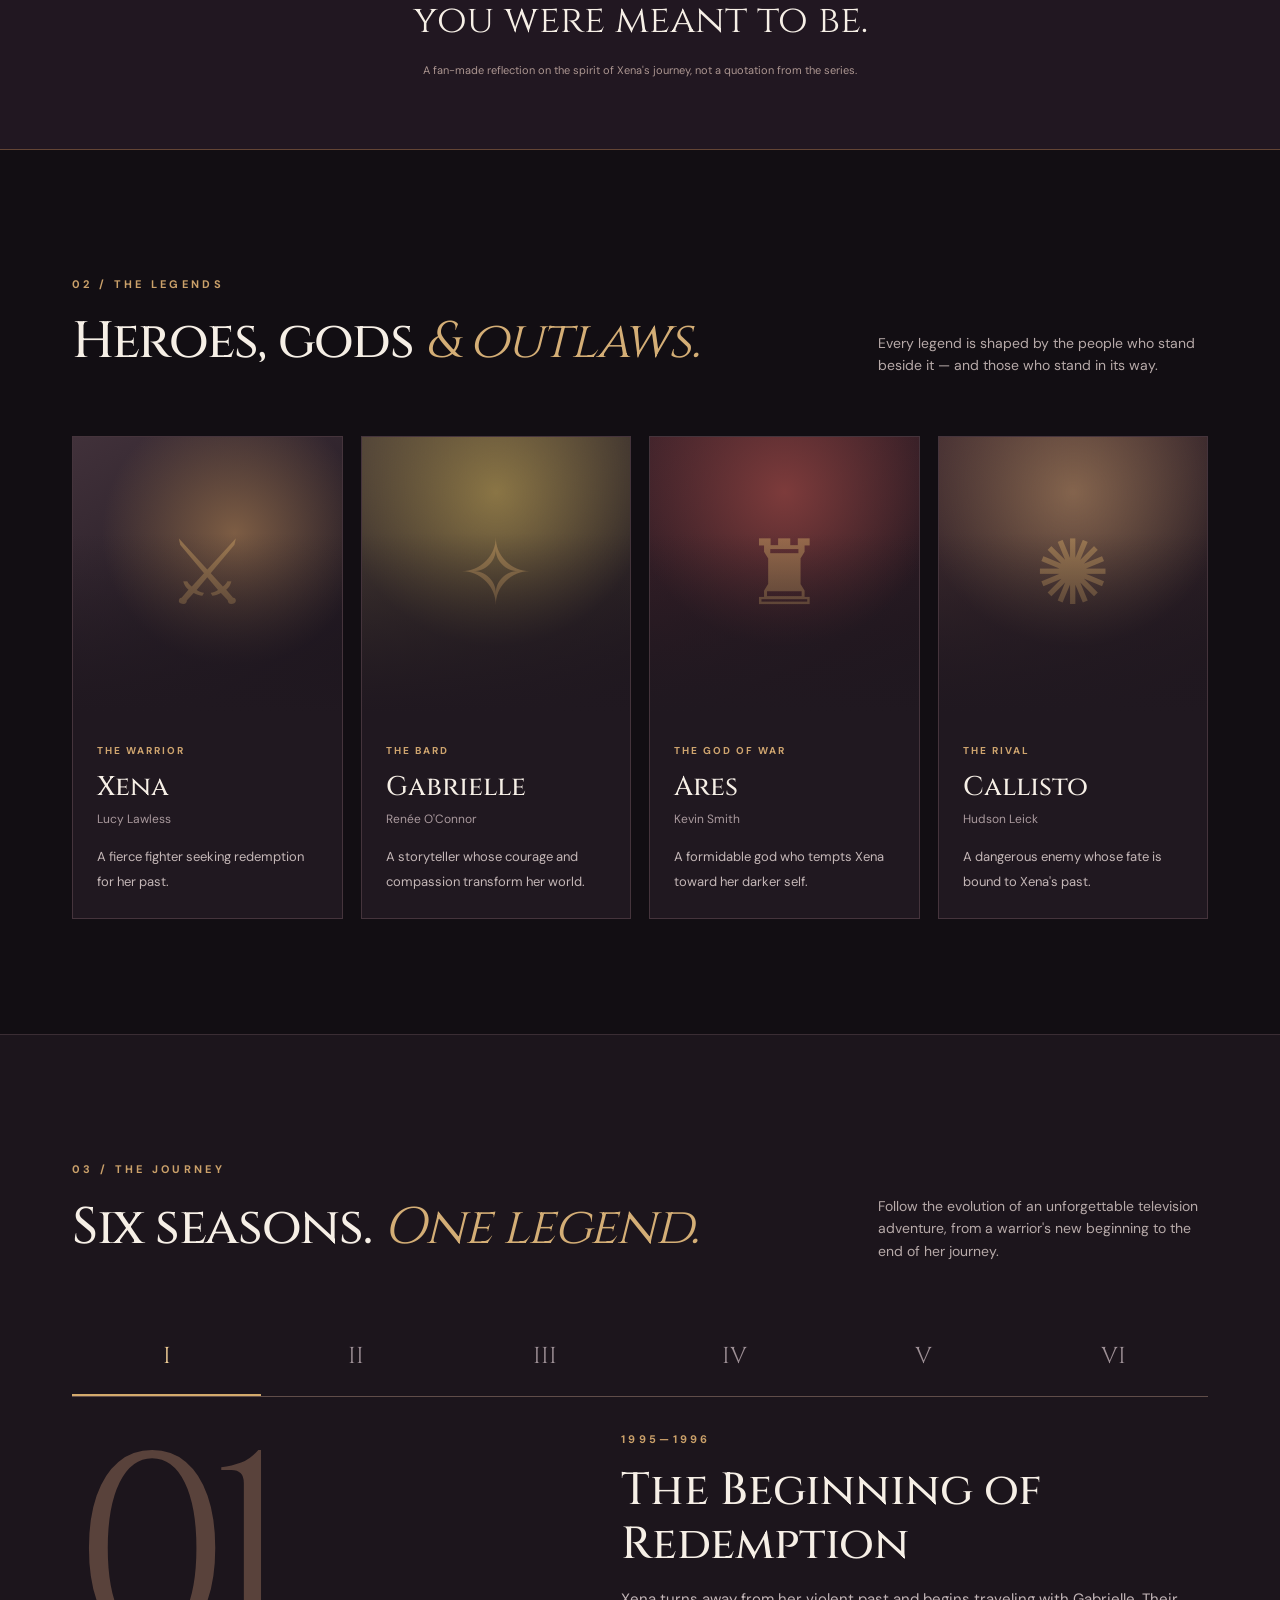
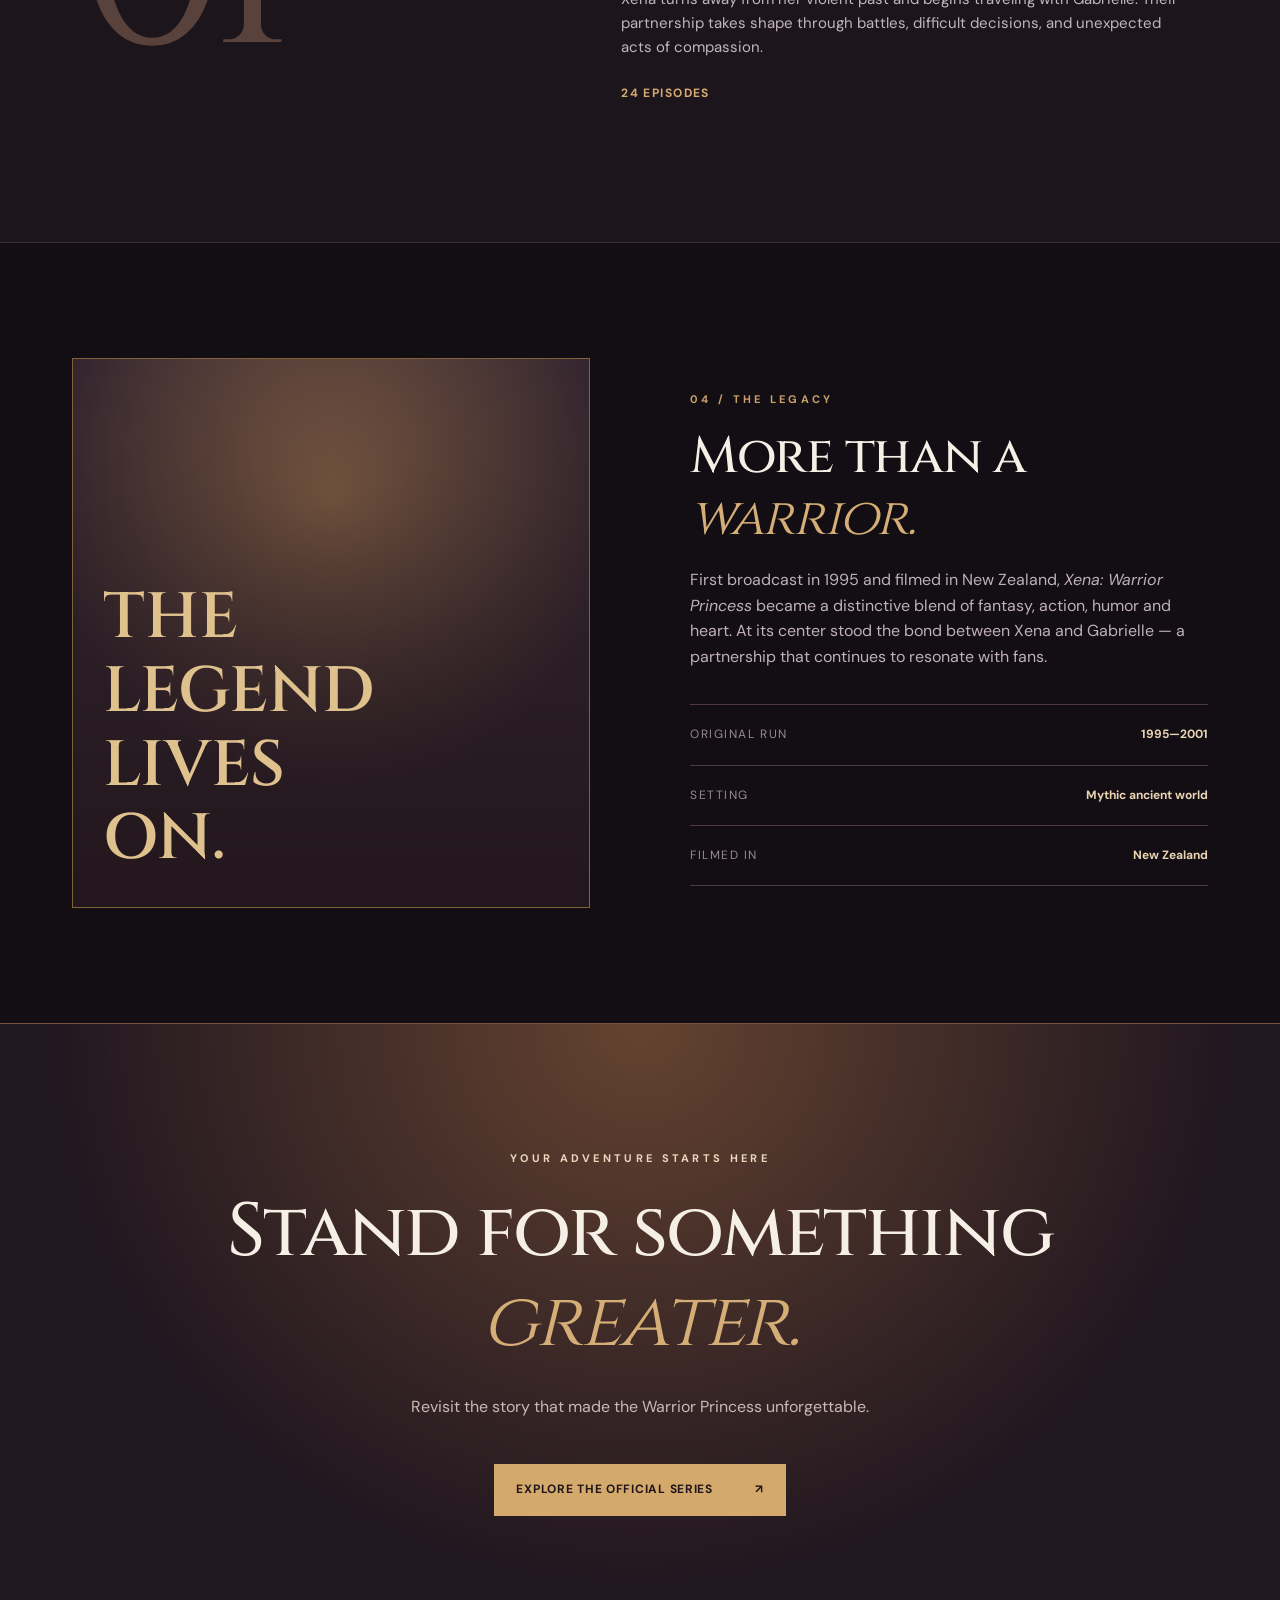
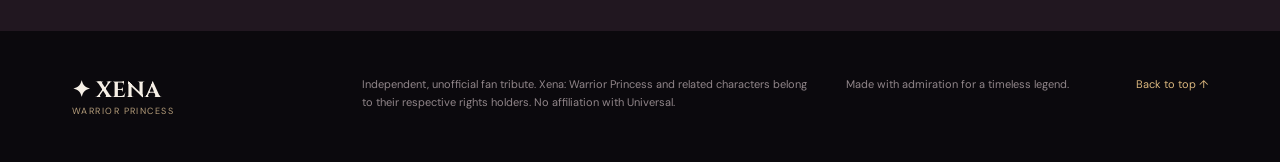
<file: xena-warrior-princess/index.html>
<!doctype html>
<html lang="en"><head><meta charset="UTF-8"><meta name="viewport" content="width=device-width, initial-scale=1">
<meta name="theme-color" content="#120c12"><meta name="description" content="An independent fan tribute to Xena: Warrior Princess — its heroes, legends, seasons, and enduring legacy.">
<title>Xena: Warrior Princess | A Legendary Fan Tribute</title>
<link rel="preconnect" href="https://fonts.googleapis.com"><link rel="preconnect" href="https://fonts.gstatic.com" crossorigin>
<link href="https://fonts.googleapis.com/css2?family=Cinzel:wght@400;500;600;700;800&family=DM+Sans:wght@400;500;600;700&display=swap" rel="stylesheet">
<link rel="stylesheet" href="./styles.css"></head>
<body><a class="skip" href="#main">Skip to content</a>
<header class="site-header"><a href="#home" class="brand"><span class="brand-mark">✦</span> XENA <span class="brand-sub">WARRIOR PRINCESS</span></a>
<button class="nav-toggle" aria-label="Toggle navigation" aria-controls="nav" aria-expanded="false">☰</button><nav id="nav" class="nav"><a href="#story">The Story</a><a href="#characters">Characters</a><a href="#seasons">Seasons</a><a href="#legacy">Legacy</a><a class="nav-cta" href="#explore">Explore the legend ↗</a></nav></header>
<main id="main">
<section id="home" class="hero"><div class="hero-image" role="img" aria-label="Dramatic silhouette of a warrior against a sunset"></div><div class="hero-gradient"></div>
<div class="hero-content container"><p class="eyebrow"><span class="line"></span> THE LEGEND LIVES ON · 1995—2001</p><h1>A WARRIOR.<br><em>A LEGEND.</em><br>A REDEMPTION.</h1>
<p class="hero-description">Before there were heroes, there was a warrior with a dark past and the courage to choose a different future.</p>
<div class="hero-actions"><a href="#story" class="btn btn-gold">Discover Her Story <span>↗</span></a><a href="#characters" class="btn btn-outline">Meet the Heroes <span>→</span></a></div>
<div class="hero-meta"><span><strong>06</strong> SEASONS</span><i></i><span><strong>134</strong> EPISODES</span><i></i><span><strong>1995</strong> FIRST AIRED</span></div></div>
<div class="side-word">THE WARRIOR PRINCESS</div></section>
<section class="intro section container" id="story"><div class="intro-lead"><p class="eyebrow gold">01 / THE STORY</p><h2>Even a warrior can <em>change her destiny.</em></h2></div><div class="intro-body"><p>Once feared as a ruthless warlord, Xena sets out on a path of redemption. With her loyal companion Gabrielle by her side, she travels a world of kingdoms, monsters and meddling gods, choosing to protect those who cannot protect themselves.</p><p>This is more than a story of battles. It is a story of friendship, forgiveness, moral courage, and the people we become when we choose to do better.</p><a href="#legacy" class="text-link">Explore the legacy <span>↗</span></a></div></section>
<section class="feature-quote"><div class="container"><div class="quote-symbol">“</div><blockquote>It's never too late to become the person you were meant to be.</blockquote><p class="quote-note">A fan-made reflection on the spirit of Xena's journey, not a quotation from the series.</p></div></section>
<section id="characters" class="section container"><div class="section-head"><div><p class="eyebrow gold">02 / THE LEGENDS</p><h2>Heroes, gods <em>&amp; outlaws.</em></h2></div><p>Every legend is shaped by the people who stand beside it — and those who stand in its way.</p></div>
<div class="character-grid">
<article class="character-card xena"><div class="character-art"><div class="character-symbol">⚔</div></div><div class="character-content"><small>THE WARRIOR</small><h3>Xena</h3><p>Lucy Lawless</p><span>A fierce fighter seeking redemption for her past.</span></div></article>
<article class="character-card gabrielle"><div class="character-art"><div class="character-symbol">✧</div></div><div class="character-content"><small>THE BARD</small><h3>Gabrielle</h3><p>Renée O'Connor</p><span>A storyteller whose courage and compassion transform her world.</span></div></article>
<article class="character-card ares"><div class="character-art"><div class="character-symbol">♜</div></div><div class="character-content"><small>THE GOD OF WAR</small><h3>Ares</h3><p>Kevin Smith</p><span>A formidable god who tempts Xena toward her darker self.</span></div></article>
<article class="character-card callisto"><div class="character-art"><div class="character-symbol">✺</div></div><div class="character-content"><small>THE RIVAL</small><h3>Callisto</h3><p>Hudson Leick</p><span>A dangerous enemy whose fate is bound to Xena's past.</span></div></article>
</div></section>
<section id="seasons" class="seasons section"><div class="container"><div class="section-head"><div><p class="eyebrow gold">03 / THE JOURNEY</p><h2>Six seasons. <em>One legend.</em></h2></div><p>Follow the evolution of an unforgettable television adventure, from a warrior's new beginning to the end of her journey.</p></div>
<div class="season-tabs" role="tablist" aria-label="Select season"><button class="season-tab active" data-season="0" role="tab" aria-selected="true">I</button><button class="season-tab" data-season="1" role="tab" aria-selected="false">II</button><button class="season-tab" data-season="2" role="tab" aria-selected="false">III</button><button class="season-tab" data-season="3" role="tab" aria-selected="false">IV</button><button class="season-tab" data-season="4" role="tab" aria-selected="false">V</button><button class="season-tab" data-season="5" role="tab" aria-selected="false">VI</button></div>
<div class="season-panel" id="season-panel" role="tabpanel" aria-live="polite"><div class="season-number">01</div><div><p class="eyebrow gold" id="season-period">1995—1996</p><h3 id="season-title">The Beginning of Redemption</h3><p id="season-summary">Xena turns away from her violent past and begins traveling with Gabrielle. Their partnership takes shape through battles, difficult decisions, and unexpected acts of compassion.</p><div class="season-count" id="season-count">24 episodes</div></div></div></div></section>
<section id="legacy" class="section legacy container"><div class="legacy-visual"><span>THE<br>LEGEND<br>LIVES<br>ON.</span></div><div class="legacy-copy"><p class="eyebrow gold">04 / THE LEGACY</p><h2>More than a <em>warrior.</em></h2><p>First broadcast in 1995 and filmed in New Zealand, <i>Xena: Warrior Princess</i> became a distinctive blend of fantasy, action, humor and heart. At its center stood the bond between Xena and Gabrielle — a partnership that continues to resonate with fans.</p><div class="fact-row"><span>ORIGINAL RUN</span><strong>1995—2001</strong></div><div class="fact-row"><span>SETTING</span><strong>Mythic ancient world</strong></div><div class="fact-row"><span>FILMED IN</span><strong>New Zealand</strong></div></div></section>
<section class="explore section" id="explore"><div class="container explore-inner"><p class="eyebrow">YOUR ADVENTURE STARTS HERE</p><h2>Stand for something <em>greater.</em></h2><p>Revisit the story that made the Warrior Princess unforgettable.</p><a href="https://www.universalpicturesathome.com/tv/xena-warrior-princess-the-complete-series" target="_blank" rel="noopener noreferrer" class="btn btn-gold">Explore the Official Series <span>↗</span></a></div></section></main>
<footer class="footer"><div class="container footer-inner"><div class="footer-brand">✦ XENA <span>WARRIOR PRINCESS</span></div><p>Independent, unofficial fan tribute. Xena: Warrior Princess and related characters belong to their respective rights holders. No affiliation with Universal.</p><p>Made with admiration for a timeless legend.</p><a href="#home">Back to top ↑</a></div></footer><script src="./script.js"></script></body></html>
</file>
<file: styles.css>
:root{--ink:#0b1220;--navy:#0a1628;--blue:#2f6bff;--cyan:#47d7ff;--cream:#f5f1ea;--line:#dfe6ef;--muted:#64748b;--white:#fff}*{box-sizing:border-box}html{scroll-behavior:smooth}body{margin:0;font-family:Manrope,Arial,sans-serif;color:var(--ink);background:#fff;line-height:1.65;overflow-x:hidden}.noise{position:fixed;inset:0;pointer-events:none;opacity:.028;z-index:999;background-image:url("data:image/svg+xml,%3Csvg viewBox='0 0 180 180' xmlns='http://www.w3.org/2000/svg'%3E%3Cfilter id='n'%3E%3CfeTurbulence type='fractalNoise' baseFrequency='.9' numOctaves='3' stitchTiles='stitch'/%3E%3C/filter%3E%3Crect width='100%25' height='100%25' filter='url(%23n)'/%3E%3C/svg%3E")}.container{width:min(1180px,calc(100% - 40px));margin:auto}.topbar{position:fixed;top:0;left:0;right:0;z-index:90;background:rgba(8,18,34,.72);backdrop-filter:blur(18px);border-bottom:1px solid rgba(255,255,255,.09)}.nav-wrap{height:78px;display:flex;align-items:center;gap:30px}.brand{display:flex;align-items:center;gap:11px;color:white;text-decoration:none;font-weight:800;letter-spacing:.2px}.brand b{color:var(--cyan)}.brand-mark{width:38px;height:38px;display:grid;place-items:center;border-radius:12px;background:linear-gradient(135deg,var(--blue),var(--cyan));box-shadow:0 8px 26px rgba(47,107,255,.35)}.nav{margin-left:auto;display:flex;gap:27px}.nav a{color:#c6d1df;text-decoration:none;font-size:14px;font-weight:700}.nav a:hover{color:white}.mini-cta{color:white;text-decoration:none;padding:11px 16px;border:1px solid rgba(255,255,255,.22);border-radius:12px;font-size:13px;font-weight:800}.menu{display:none;background:none;border:0;color:white;font-size:26px}.section-dark{background:var(--navy);color:white}.hero{min-height:790px;position:relative;padding:155px 0 95px;overflow:hidden}.hero:before{content:"";position:absolute;inset:0;background-image:linear-gradient(rgba(255,255,255,.035) 1px,transparent 1px),linear-gradient(90deg,rgba(255,255,255,.035) 1px,transparent 1px);background-size:50px 50px;mask-image:linear-gradient(to bottom,black,transparent)}.orb{position:absolute;border-radius:50%;filter:blur(10px)}.orb-a{width:430px;height:430px;background:radial-gradient(circle,rgba(47,107,255,.36),transparent 68%);right:-80px;top:80px}.orb-b{width:360px;height:360px;background:radial-gradient(circle,rgba(71,215,255,.18),transparent 70%);left:20%;bottom:-180px}.hero-grid{position:relative;display:grid;grid-template-columns:1.1fr .9fr;gap:80px;align-items:center}.eyebrow{font-size:12px;letter-spacing:2.2px;font-weight:800;color:#9fb4cf;display:flex;align-items:center;gap:10px}.eyebrow span{width:30px;height:2px;background:var(--cyan)}h1{font-size:clamp(48px,6vw,78px);line-height:1.02;letter-spacing:-3.5px;margin:24px 0}h1 em{font-family:"Playfair Display",serif;font-style:normal;color:#a9dfff}.hero-copy>p{max-width:690px;color:#b8c5d6;font-size:19px}.hero-actions{display:flex;gap:14px;margin:34px 0}.btn{display:inline-flex;align-items:center;justify-content:center;padding:14px 21px;border-radius:13px;text-decoration:none;font-weight:800;border:1px solid transparent;cursor:pointer;font:inherit}.btn-primary{background:linear-gradient(135deg,var(--blue),#4e8cff);color:white;box-shadow:0 14px 35px rgba(47,107,255,.32)}.btn-primary:hover{transform:translateY(-2px)}.btn-ghost{color:white;border-color:rgba(255,255,255,.22);background:rgba(255,255,255,.04)}.btn-outline{color:var(--ink);border-color:#ced7e3;background:white}.trust-row{display:flex;gap:34px;margin-top:43px}.trust-row div{padding-right:28px;border-right:1px solid rgba(255,255,255,.14)}.trust-row div:last-child{border:0}.trust-row strong,.trust-row span{display:block}.trust-row strong{font-size:28px}.trust-row span{font-size:12px;color:#92a5bc}.visual{position:relative;min-height:490px;display:grid;place-items:center}.glass{background:linear-gradient(145deg,rgba(255,255,255,.11),rgba(255,255,255,.045));border:1px solid rgba(255,255,255,.16);backdrop-filter:blur(18px)}.device-card{width:min(100%,440px);padding:28px;border-radius:28px;text-align:center;box-shadow:0 40px 90px rgba(0,0,0,.35)}.device-top{display:flex;align-items:center;gap:7px;text-align:left;color:#8ea2ba;font-size:11px}.device-top span{width:8px;height:8px;border-radius:50%;background:#617187}.device-top b{margin-left:10px}.pulse-ring{width:155px;height:155px;margin:38px auto 22px;border-radius:50%;display:grid;place-items:center;border:1px solid rgba(71,215,255,.32);box-shadow:0 0 0 22px rgba(71,215,255,.055),0 0 60px rgba(71,215,255,.18)}.pulse-core{width:88px;height:88px;border-radius:50%;display:grid;place-items:center;background:linear-gradient(135deg,var(--blue),var(--cyan));font-size:40px;font-weight:800}.device-card h3{font-size:25px;margin:8px 0}.device-card p{color:#a6b6ca;font-size:14px}.progress{height:6px;background:rgba(255,255,255,.09);border-radius:99px;overflow:hidden;margin-top:24px}.progress i{display:block;width:100%;height:100%;background:linear-gradient(90deg,var(--blue),var(--cyan))}.float-card{position:absolute;padding:13px 16px;background:white;color:var(--ink);border-radius:14px;box-shadow:0 18px 50px rgba(0,0,0,.26);font-size:13px;font-weight:800}.card-one{left:-15px;top:80px}.card-two{right:-10px;bottom:70px}.marquee{overflow:hidden;background:var(--blue);color:white;padding:13px 0;font-size:12px;font-weight:800;letter-spacing:2px;white-space:nowrap}.marquee div{width:max-content;animation:marquee 24s linear infinite}@keyframes marquee{to{transform:translateX(-50%)}}.section{padding:105px 0}.light{background:white}.soft{background:var(--cream)}.heading{max-width:720px;margin:0 auto 50px;text-align:center}.heading.left{text-align:left;margin-left:0}.heading span{font-size:12px;color:var(--blue);font-weight:800;letter-spacing:2.4px}.heading h2{font-size:clamp(36px,4vw,54px);line-height:1.1;letter-spacing:-2px;margin:12px 0}.heading p{color:var(--muted);font-size:17px}.inverse h2{color:white}.service-grid{display:grid;grid-template-columns:repeat(4,1fr);gap:16px}.service{position:relative;padding:28px 24px;border:1px solid var(--line);border-radius:20px;background:white;min-height:275px;transition:.25s;overflow:hidden}.service:hover{transform:translateY(-7px);box-shadow:0 28px 60px rgba(19,37,67,.1);border-color:#bdd0ee}.service.feature{grid-column:span 2;background:linear-gradient(135deg,#edf5ff,#f9fcff)}.num{position:absolute;right:18px;top:15px;font-size:12px;color:#a4b0c0;font-weight:800}.service-icon{font-size:34px}.service h3{font-size:21px;margin:18px 0 8px}.service p{color:var(--muted);font-size:14px}.service ul{padding-left:18px;color:#3f4c5e;font-size:14px}.cases{position:relative}.case-grid{display:grid;grid-template-columns:repeat(2,1fr);gap:18px}.case{padding:31px;border:1px solid rgba(255,255,255,.12);border-radius:20px;background:rgba(255,255,255,.04)}.case b{color:var(--cyan);font-size:12px}.case h3{font-size:24px;margin:12px 0}.case p{color:#a8b7c9}.case span{display:inline-block;margin-top:14px;color:white;font-size:13px;font-weight:800}.pricing-grid{display:grid;grid-template-columns:repeat(3,1fr);gap:20px;align-items:stretch}.price-card{position:relative;padding:34px;border:1px solid var(--line);border-radius:22px;background:white}.price-card small{color:var(--blue);font-weight:800;letter-spacing:1.8px}.price-card h3{font-size:24px}.price-card p{color:var(--muted);min-height:78px}.price-card .btn{width:100%}.price{font-size:37px;font-weight:800;margin:14px 0}.price-card.featured{background:var(--navy);color:white;transform:translateY(-14px);box-shadow:0 30px 70px rgba(13,27,49,.2)}.price-card.featured p{color:#aebccd}.tag{position:absolute;right:18px;top:18px;padding:5px 9px;border-radius:99px;background:var(--cyan);color:#06213a;font-size:10px;font-weight:900}.price-list{display:grid;grid-template-columns:repeat(2,1fr);margin-top:30px;border:1px solid var(--line);border-radius:20px;overflow:hidden}.price-list div{display:flex;justify-content:space-between;padding:19px 23px;border-bottom:1px solid var(--line)}.price-list div:nth-child(odd){border-right:1px solid var(--line)}.about-grid{display:grid;grid-template-columns:.82fr 1.18fr;gap:70px;align-items:center}.portrait-card{min-height:430px;padding:36px;border-radius:26px;background:linear-gradient(145deg,var(--navy),#1b3151);color:white;display:flex;flex-direction:column;justify-content:space-between;box-shadow:0 35px 80px rgba(31,52,82,.18)}.portrait-monogram{width:185px;height:185px;border-radius:50%;display:grid;place-items:center;margin:auto;background:linear-gradient(135deg,var(--blue),var(--cyan));font-family:"Playfair Display",serif;font-size:90px;box-shadow:0 0 0 18px rgba(255,255,255,.06)}.portrait-card span{color:#86dfff;font-size:11px;letter-spacing:2px}.portrait-card h3{font-size:28px;margin:5px 0}.portrait-card p{color:#aebccd;margin:0}.about-copy>p{font-size:18px;color:#536176}.qualities{margin-top:34px;display:grid;gap:14px}.qualities>div{display:flex;gap:17px;padding:16px 0;border-bottom:1px solid #d7d8d5}.qualities b{color:var(--blue)}.qualities strong,.qualities small{display:block}.qualities small{color:#7b8797}.quote-grid{display:grid;grid-template-columns:repeat(3,1fr);gap:18px}.quote-grid blockquote{margin:0;padding:28px;border:1px solid var(--line);border-radius:20px;font-size:16px;background:#fbfcfe}.quote-grid footer{margin-top:20px;color:var(--blue);font-size:13px;font-weight:800}.contact{padding:100px 0}.contact-shell{display:grid;grid-template-columns:1fr 1fr;gap:65px;align-items:center;padding:55px;border:1px solid rgba(255,255,255,.1);border-radius:28px;background:linear-gradient(135deg,rgba(255,255,255,.06),rgba(255,255,255,.025))}.contact h2{font-size:48px;line-height:1.1;letter-spacing:-2px}.contact p{color:#aebccd}.contact-facts{display:grid;gap:10px;margin-top:26px;color:#d4dfeb;font-size:14px}.contact form{display:grid;gap:15px;background:white;color:var(--ink);padding:28px;border-radius:22px}.contact label{font-size:13px;font-weight:800}.contact input,.contact textarea{width:100%;margin-top:6px;padding:13px 14px;border:1px solid #ccd5e1;border-radius:10px;font:inherit}.contact small{color:#758296}.footer{background:#050c17;color:#8290a3;padding:28px 0}.footer-row{display:flex;align-items:center;justify-content:space-between;gap:20px}.floating-contact{position:fixed;right:24px;bottom:24px;width:56px;height:56px;border-radius:50%;display:grid;place-items:center;background:linear-gradient(135deg,var(--blue),var(--cyan));color:white;text-decoration:none;font-size:25px;box-shadow:0 18px 40px rgba(47,107,255,.36);z-index:80}.toast{position:fixed;left:50%;bottom:28px;transform:translate(-50%,20px);background:#0f5132;color:white;padding:13px 18px;border-radius:12px;opacity:0;transition:.25s;z-index:100}.toast.show{opacity:1;transform:translate(-50%,0)}.reveal{opacity:0;transform:translateY(26px);transition:.7s ease}.reveal.visible{opacity:1;transform:none}.delay-1{transition-delay:.15s}@media(max-width:980px){.nav,.mini-cta{display:none}.menu{display:block;margin-left:auto}.nav.open{display:flex;position:absolute;top:78px;left:20px;right:20px;flex-direction:column;background:#0d1c31;padding:20px;border-radius:16px}.hero-grid,.about-grid,.contact-shell{grid-template-columns:1fr}.hero{padding-top:130px}.visual{min-height:440px}.service-grid{grid-template-columns:repeat(2,1fr)}.pricing-grid,.quote-grid{grid-template-columns:1fr}.price-card.featured{transform:none}.price-list{grid-template-columns:1fr}.price-list div:nth-child(odd){border-right:0}.case-grid{grid-template-columns:1fr}.contact-shell{padding:34px}.footer-row{flex-direction:column;text-align:center}}@media(max-width:640px){.container{width:min(100% - 26px,1180px)}h1{font-size:47px}.hero{min-height:auto;padding-bottom:70px}.hero-actions{flex-direction:column}.hero-actions .btn{width:100%}.trust-row{gap:14px}.trust-row div{padding-right:12px}.trust-row strong{font-size:22px}.service-grid{grid-template-columns:1fr}.service.feature{grid-column:auto}.visual{min-height:390px}.float-card{font-size:11px}.card-one{left:0}.card-two{right:0}.section{padding:75px 0}.contact h2{font-size:37px}.contact-shell{padding:24px}.price-list div{gap:16px}.footer-row p{font-size:13px}}

.package-grid{display:grid;grid-template-columns:repeat(3,1fr);gap:20px;align-items:stretch}.package-card{position:relative;display:flex;flex-direction:column;padding:30px;border:1px solid var(--line);border-radius:22px;background:white;transition:.25s}.package-card:hover{transform:translateY(-6px);box-shadow:0 28px 60px rgba(19,37,67,.1)}.package-card small{color:var(--blue);font-weight:800;letter-spacing:1.6px}.package-card h3{font-size:23px;margin:10px 0}.package-card ul{padding-left:20px;color:#536176;font-size:14px;flex:1}.package-card li{margin:7px 0}.package-card .btn{width:100%;margin-top:14px}.package-card.featured{background:var(--navy);color:white;box-shadow:0 30px 70px rgba(13,27,49,.2)}.package-card.featured ul{color:#c1cedd}.subheading{margin-top:75px}.profile-facts{display:grid;grid-template-columns:1fr 1fr;gap:14px;margin:30px 0}.profile-facts>div{padding:18px;border:1px solid #d7d8d5;border-radius:15px;background:rgba(255,255,255,.48)}.profile-facts strong,.profile-facts span{display:block}.profile-facts strong{color:var(--blue);margin-bottom:6px}.profile-facts span{color:#596579;font-size:14px}.expertise{margin-top:80px}.expertise-grid{display:grid;grid-template-columns:repeat(3,1fr);gap:18px}.expertise-grid>div{padding:25px;border-radius:18px;background:white;border:1px solid #dedfdc}.expertise-grid h3{margin-top:0}.expertise-grid p{color:#64748b;font-size:14px}.contact select{width:100%;margin-top:6px;padding:13px 14px;border:1px solid #ccd5e1;border-radius:10px;font:inherit;background:white}.contact-facts a{color:#d4dfeb;text-decoration:none}.whatsapp-buttons{display:flex;flex-wrap:wrap;gap:10px;margin-top:24px}.whatsapp{background:#25D366;color:white}.secondary-wa{background:#128C7E}.whatsapp-float{font-size:13px;font-weight:900;background:linear-gradient(135deg,#25D366,#128C7E)}.footer a{color:#a9dfff;text-decoration:none}.number-choice{margin-top:2px}
@media(max-width:980px){.package-grid,.expertise-grid{grid-template-columns:1fr 1fr}.profile-facts{grid-template-columns:1fr}}@media(max-width:640px){.package-grid,.expertise-grid{grid-template-columns:1fr}.whatsapp-buttons{flex-direction:column}.whatsapp-buttons .btn{width:100%}}

/* Professional portfolio additions */
.hero-copy .hero-role{color:var(--cyan);font-size:15px;font-weight:800;letter-spacing:1.1px;text-transform:uppercase;margin:-8px 0 18px}.hero-actions{flex-wrap:wrap;gap:12px}.trust-row{gap:24px}.trust-row div{max-width:145px}.employer-section{background:linear-gradient(180deg,#f7faff 0%,#fff 100%)}.value-grid{display:grid;grid-template-columns:repeat(3,1fr);gap:18px}.value-card{padding:28px;border:1px solid var(--line);border-radius:20px;background:#fff;box-shadow:0 16px 45px rgba(19,37,67,.06)}.value-card b{color:var(--blue);font-size:12px}.value-card h3{font-size:21px;margin:12px 0 8px}.value-card p{color:var(--muted);font-size:14px;margin:0}.employer-cta{margin-top:24px;padding:25px 28px;border-radius:20px;background:var(--navy);color:#fff;display:flex;align-items:center;justify-content:space-between;gap:24px}.employer-cta strong,.employer-cta span{display:block}.employer-cta span{color:#aebccd;font-size:14px;margin-top:5px}.career-grid{display:grid;grid-template-columns:repeat(3,1fr);gap:18px}.career-card{padding:28px;border-top:4px solid var(--blue);border-radius:8px 8px 20px 20px;background:#f8fafc}.career-card span{color:var(--blue);font-size:12px;font-weight:800;letter-spacing:1.4px}.career-card h3{font-size:21px;margin:12px 0 8px}.career-card p{color:var(--muted);font-size:14px;margin:0}@media(max-width:980px){.value-grid{grid-template-columns:repeat(2,1fr)}.career-grid{grid-template-columns:1fr}.employer-cta{align-items:flex-start;flex-direction:column}.hero h1{font-size:clamp(45px,8vw,68px)}}@media(max-width:640px){.value-grid{grid-template-columns:1fr}.trust-row{display:grid;grid-template-columns:1fr 1fr}.trust-row div{border-right:0;padding-right:0;max-width:none}.hero-copy .hero-role{font-size:12px}.employer-cta .btn{width:100%}}
</file>
<file: xena-warrior-princess/styles.css>
*{box-sizing:border-box}html{scroll-behavior:smooth}body{margin:0;background:#120e13;color:#f6efe6;font-family:'DM Sans',Arial,sans-serif;line-height:1.6}a{color:inherit;text-decoration:none}button{font:inherit}::selection{background:#c49a5b;color:#120e13}.container{max-width:1200px;margin:auto;padding:0 32px}.section{padding-top:115px;padding-bottom:115px}.skip{position:absolute;left:-999px;top:5px;background:white;color:black;z-index:99}.skip:focus{left:10px}.site-header{height:83px;position:absolute;z-index:20;top:0;left:0;right:0;display:flex;align-items:center;justify-content:space-between;padding:0 max(32px,calc((100% - 1136px)/2));border-bottom:1px solid #ffffff20}.brand{font-family:Cinzel,serif;font-size:27px;font-weight:800;letter-spacing:.12em;white-space:nowrap}.brand-mark{color:#caa46b}.brand-sub{font:500 9px 'DM Sans',sans-serif;letter-spacing:.26em;display:block;margin-left:36px;margin-top:-7px;color:#d7c4a7}.nav{display:flex;align-items:center;gap:33px}.nav a{font-size:12px;font-weight:700;letter-spacing:.08em;text-transform:uppercase;color:#eae1d4;transition:color .2s}.nav a:hover,.text-link:hover{color:#e5b96e}.nav-cta{border:1px solid #c7a16b;padding:12px 17px;color:#e4bd7d!important}.nav-toggle{display:none}.hero{position:relative;min-height:800px;height:95vh;max-height:1040px;display:flex;align-items:center;overflow:hidden;background:#1b151d}.hero-image{position:absolute;inset:0;background:radial-gradient(circle at 72% 30%,#ad705133 0,transparent 45%),url('https://images.unsplash.com/photo-1518709268805-4e9042af9f23?auto=format&fit=crop&w=2000&q=85') center/cover;filter:saturate(.65) brightness(.62)}.hero-gradient{position:absolute;inset:0;background:linear-gradient(90deg,#100c12 1%,#100c12e8 37%,#100c1280 75%,#100c1240),linear-gradient(0deg,#120e13,transparent 28%)}.hero-content{position:relative;width:100%;padding-top:105px}.eyebrow{font-size:11px;font-weight:700;letter-spacing:.3em;color:#ead7bc;text-transform:uppercase;display:flex;align-items:center;gap:14px}.eyebrow.gold{color:#cba16a}.line{width:37px;height:1px;background:#cba16a}.hero h1{font-family:Cinzel,Georgia,serif;font-size:clamp(53px,6.8vw,105px);font-weight:600;line-height:1.07;letter-spacing:-.04em;margin:26px 0 23px;max-width:900px}.hero h1 em,h2 em{font-weight:400;color:#d4ae76;font-style:italic}.hero-description{max-width:540px;color:#d4cbd0;font-size:17px}.hero-actions{display:flex;gap:16px;flex-wrap:wrap;margin-top:39px}.btn{min-height:52px;display:inline-flex;justify-content:center;align-items:center;gap:42px;padding:15px 22px;font-weight:700;font-size:12px;letter-spacing:.06em;text-transform:uppercase;transition:transform .2s,background .2s}.btn:hover{transform:translateY(-3px)}.btn-gold{background:#d4aa6c;color:#21151a}.btn-gold:hover{background:#edc58e}.btn-outline{border:1px solid #c1b5a8;color:#f4e7d3}.hero-meta{display:flex;align-items:center;gap:25px;margin-top:90px;color:#d1bdad;font-size:10px;letter-spacing:.17em}.hero-meta span{display:flex;align-items:baseline;gap:10px}.hero-meta strong{font-family:Cinzel,serif;font-size:26px;color:#efddc0;font-weight:500}.hero-meta i{width:1px;height:23px;background:#8d7564}.side-word{position:absolute;right:12px;bottom:115px;writing-mode:vertical-rl;letter-spacing:.3em;font-size:10px;color:#af9b88}.intro{display:grid;grid-template-columns:1fr 1fr;gap:110px}.intro h2,.section-head h2,.legacy h2,.explore h2{font-family:Cinzel,Georgia,serif;font-size:clamp(37px,4vw,58px);line-height:1.2;font-weight:500;letter-spacing:-.025em;margin:18px 0}.intro-body{color:#c5b8b4;font-size:16px;padding-top:42px}.intro-body p{margin:0 0 22px}.text-link{display:inline-block;border-bottom:1px solid #b99463;padding-bottom:6px;font-size:12px;text-transform:uppercase;letter-spacing:.13em;font-weight:700;color:#d9b27b;margin-top:20px}.feature-quote{background:#211721;border-top:1px solid #634535;border-bottom:1px solid #634535;padding:58px 0;text-align:center}.quote-symbol{font-family:Georgia,serif;font-size:75px;color:#c9a16a;height:65px}.feature-quote blockquote{font-family:Cinzel,serif;font-size:clamp(23px,3vw,39px);max-width:900px;margin:8px auto;font-weight:400}.quote-note{color:#ac9691;font-size:11px}.section-head{display:flex;align-items:end;justify-content:space-between;gap:80px;margin-bottom:45px}.section-head h2{max-width:700px}.section-head>p{max-width:330px;color:#b7aaa9;font-size:14px}.character-grid{display:grid;grid-template-columns:repeat(4,1fr);gap:18px}.character-card{background:#201820;border:1px solid #45343c;overflow:hidden;transition:transform .25s,border-color .25s}.character-card:hover{transform:translateY(-7px);border-color:#b48d5d}.character-art{height:275px;display:flex;align-items:center;justify-content:center;background:radial-gradient(circle at 60% 35%,#7d5d44,transparent 55%),linear-gradient(150deg,#41313a,#17111a);position:relative}.character-art:after{content:"";position:absolute;inset:0;background:linear-gradient(0deg,#201820,transparent 65%)}.character-symbol{font-size:90px;color:#c49a61;opacity:.55;font-family:Georgia,serif}.gabrielle .character-art{background:radial-gradient(circle at 50% 20%,#8a7545,transparent 60%),linear-gradient(155deg,#504338,#1b141c)}.ares .character-art{background:radial-gradient(circle at 50% 20%,#7d3b3b,transparent 60%),linear-gradient(155deg,#40232b,#1b141c)}.callisto .character-art{background:radial-gradient(circle at 50% 20%,#84644d,transparent 60%),linear-gradient(155deg,#463033,#1b141c)}.character-content{padding:24px}.character-content small{font-size:10px;color:#cfa56f;letter-spacing:.2em;font-weight:700}.character-content h3{font-family:Cinzel,serif;font-size:27px;margin:5px 0 0;font-weight:500}.character-content p{margin:0 0 14px;color:#a9999d;font-size:12px}.character-content span{font-size:13px;color:#c4b7b7}.seasons{background:#1c151c;border-top:1px solid #3a2d34;border-bottom:1px solid #3a2d34}.season-tabs{display:flex;border-bottom:1px solid #604d49;margin-top:40px}.season-tab{width:16.6667%;padding:18px;cursor:pointer;background:none;border:0;border-bottom:2px solid transparent;color:#9d8f95;font-family:Cinzel,serif;font-size:23px}.season-tab.active,.season-tab:hover{color:#efcd95;border-bottom-color:#d4aa6c}.season-panel{display:grid;grid-template-columns:1fr 1.2fr;gap:60px;align-items:center;min-height:330px}.season-number{font:400 clamp(130px,21vw,270px)/1 Cinzel,serif;color:#59423b;letter-spacing:-.1em}.season-panel h3{font:500 clamp(28px,3.8vw,45px)/1.2 Cinzel,serif;margin:15px 0}.season-panel p:not(.eyebrow){font-size:15px;color:#c3b6b8;max-width:560px}.season-count{font-size:12px;color:#d5ab70;font-weight:700;letter-spacing:.12em;text-transform:uppercase;margin-top:25px}.legacy{display:grid;grid-template-columns:1fr 1fr;gap:100px;align-items:center}.legacy-visual{min-height:550px;display:flex;align-items:end;padding:30px;background:linear-gradient(0deg,#21151bdf,#3a283855),radial-gradient(circle at 50% 25%,#a67a4b,#2f232a 60%);border:1px solid #82623a}.legacy-visual span{font:600 clamp(40px,5vw,74px)/1.15 Cinzel,serif;color:#dfc18e}.legacy-copy p:not(.eyebrow){color:#bfb1b5}.fact-row{border-bottom:1px solid #4e3940;display:flex;justify-content:space-between;gap:20px;padding:20px 0;font-size:12px}.fact-row:first-of-type{border-top:1px solid #4e3940;margin-top:35px}.fact-row span{color:#998994;letter-spacing:.13em}.fact-row strong{color:#ead4b3;text-align:right}.explore{text-align:center;background:radial-gradient(ellipse at 50% 0%,#654330 0,transparent 65%),#211720;border-top:1px solid #755239}.explore-inner{display:flex;flex-direction:column;align-items:center}.explore h2{font-size:clamp(40px,6vw,75px);margin:10px 0}.explore p:not(.eyebrow){color:#c9b9b5}.explore .btn{margin-top:28px}.footer{padding:45px 0;background:#0b090d}.footer-inner{display:grid;grid-template-columns:1.2fr 2.1fr 1.2fr auto;gap:30px;align-items:start}.footer-brand{font:700 22px Cinzel,serif}.footer-brand span{display:block;font:9px 'DM Sans',sans-serif;letter-spacing:.16em;color:#b69e7b}.footer p{font-size:11px;color:#91868a;margin:0}.footer a{font-size:11px;color:#dbb77e}@media(max-width:950px){.nav{gap:14px}.nav a{font-size:10px}.character-grid{grid-template-columns:repeat(2,1fr)}.legacy{gap:40px}.footer-inner{grid-template-columns:1fr 2fr}.intro{gap:45px}}@media(max-width:700px){.site-header{height:70px;padding:0 20px}.brand{font-size:22px}.brand-sub{font-size:8px;margin-left:27px}.nav-toggle{display:block;background:none;color:#f3e1c6;border:1px solid #a5865a;padding:6px 12px;font-size:20px}.nav{display:none;position:absolute;top:70px;right:0;left:0;background:#171018;padding:20px;flex-direction:column;align-items:stretch;gap:15px}.nav.open{display:flex}.container{padding:0 22px}.hero{height:auto;min-height:790px}.hero-gradient{background:linear-gradient(90deg,#100c12ef,#100c12a0),linear-gradient(0deg,#120e13,transparent 40%)}.hero h1{font-size:clamp(44px,10vw,72px)}.hero-description{font-size:15px}.hero-meta{gap:12px;margin-top:75px;flex-wrap:wrap}.hero-meta strong{font-size:21px}.hero-meta span{font-size:9px}.side-word{display:none}.section{padding-top:78px;padding-bottom:78px}.intro,.legacy,.season-panel{grid-template-columns:1fr}.intro-body{padding-top:0}.section-head{display:block}.section-head>p{max-width:none}.character-grid{gap:12px}.character-art{height:180px}.character-content{padding:17px}.character-content h3{font-size:22px}.season-panel{gap:0}.season-number{font-size:125px}.legacy-visual{min-height:350px}.footer-inner{grid-template-columns:1fr}.btn{gap:18px}.hero-actions{gap:10px}}@media(prefers-reduced-motion:reduce){html{scroll-behavior:auto}*,*:before,*:after{transition:none!important}}
</file>
